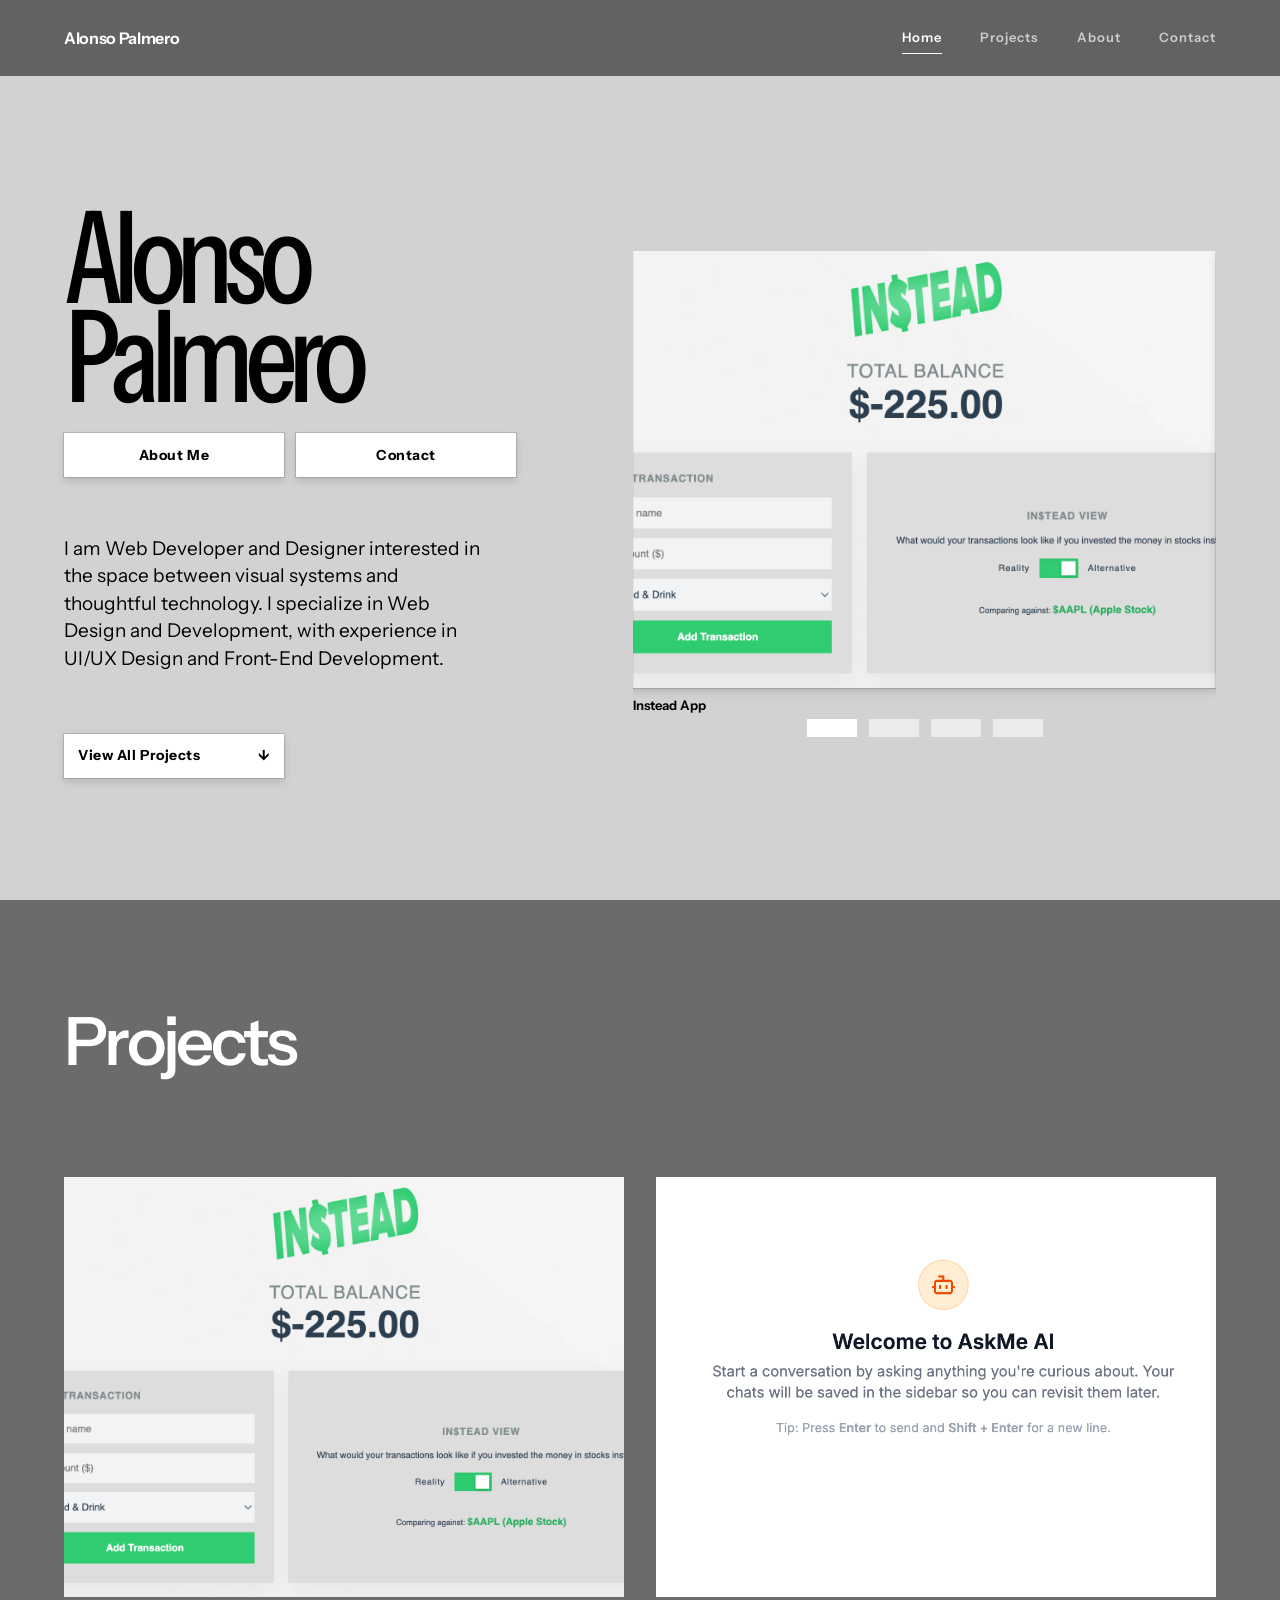
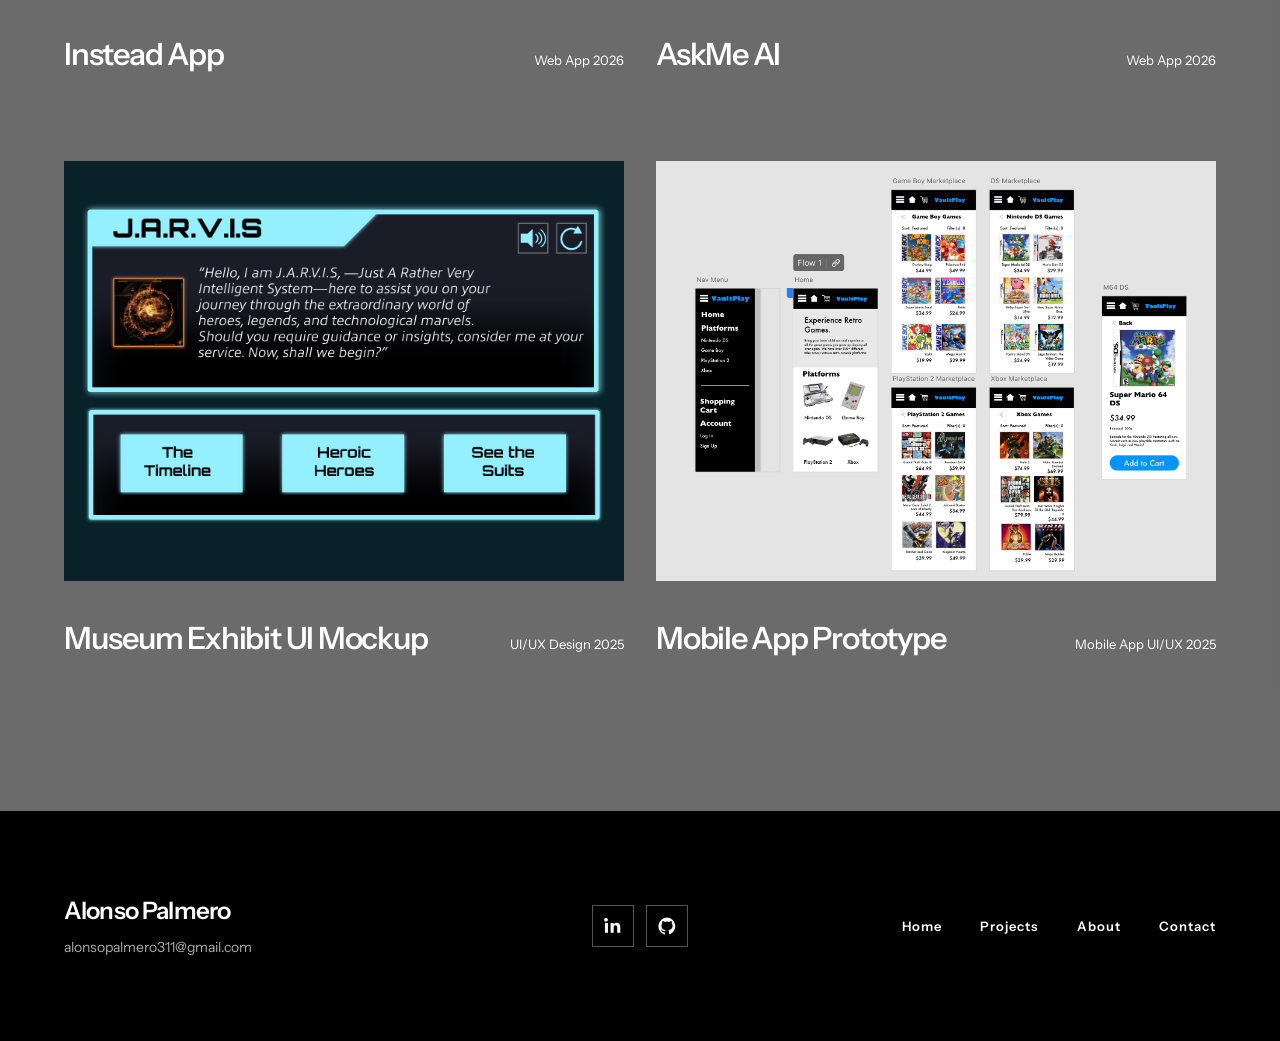
<file: index.html>
<!doctype html>
<html lang="en">
  <head>
    <meta charset="UTF-8" />
    <meta name="viewport" content="width=device-width, initial-scale=1.0" />
    <meta
      name="description"
      content="Portfolio of FirstName LastName, a web developer and designer."
    />
    <title>Alonso Palmero — Web Developer &amp; Designer</title>
    <link
      rel="stylesheet"
      href="https://cdn.jsdelivr.net/npm/@splidejs/splide@4/dist/css/splide.min.css"
    />
    <script src="https://cdn.jsdelivr.net/npm/@splidejs/splide@4/dist/js/splide.min.js"></script>
    <script src="app/app.js" defer></script>
    <link rel="stylesheet" href="css/styles.css" />
  </head>
  <body>
    <header class="site-nav">
      <a class="site-logo" href="index.html">Alonso Palmero</a>
      <nav aria-label="Primary navigation">
        <a class="active" href="index.html">Home</a>
        <a href="index.html#projects">Projects</a>
        <a href="about.html">About</a>
        <a href="contact.html">Contact</a>
      </nav>
    </header>

    <main>
      <section class="hero shell" aria-labelledby="hero-title">
        <div class="hero-layout">
          <div class="hero-content">
            <div class="hero-title-group">
              <h1 id="hero-title">Alonso<br />Palmero</h1>
              <div class="hero-title-links">
                <a class="down-link" href="about.html">About Me</a>
                <a class="down-link" href="contact.html">Contact</a>
              </div>
            </div>
            <div class="hero-intro">
              <p>
                I am Web Developer and Designer interested in the space between
                visual systems and thoughtful technology. I specialize in Web
                Design and Development, with experience in UI/UX Design and
                Front-End Development.
              </p>
            </div>
            <a class="down-link" href="#projects"
              >View All Projects <span>↓</span></a
            >
          </div>

          <div class="splide hero-projects" aria-label="Featured projects">
            <div class="splide__track">
              <ul class="splide__list">
                <li class="splide__slide">
                  <a class="hero-project-card" href="instead-app.html">
                    <img
                      src="./images/instead/instead-thumb.png"
                      alt="Instead App project preview"
                    />
                    <span>Instead App</span>
                  </a>
                </li>
                <li class="splide__slide">
                  <a class="hero-project-card" href="askme-ai-app.html">
                    <img
                      src="./images/askme/askme-thumb.png"
                      alt="AskMe AI project preview"
                    />
                    <span>AskMe AI</span>
                  </a>
                </li>
                <li class="splide__slide">
                  <a class="hero-project-card" href="museum-ui.html">
                    <img
                      src="./images/museum/Home.png"
                      alt="Museum Exhibit UI Mockup project preview"
                    />
                    <span>Museum Exhibit</span>
                  </a>
                </li>
                <li class="splide__slide">
                  <a class="hero-project-card" href="mobile-prototype.html">
                    <img
                      src="./images/app/app-screens.png"
                      alt="Mobile App Prototype project preview"
                    />
                    <span>Mobile App</span>
                  </a>
                </li>
              </ul>
            </div>
          </div>
        </div>
      </section>

      <section
        class="projects-section"
        id="projects"
        aria-labelledby="projects-title"
      >
        <div class="shell">
          <div class="section-heading">
            <h2 id="projects-title">Projects</h2>
          </div>

          <div class="project-grid">
            <a class="project-card" href="instead-app.html">
              <div class="project-image">
                <img
                  src="./images/instead/instead-thumb.png"
                  alt="Minimal gray concrete architecture against a blue sky"
                />
              </div>
              <div class="project-caption">
                <h3>Instead App</h3>
                <p>Web App 2026</p>
              </div>
            </a>

            <a class="project-card" href="askme-ai-app.html">
              <div class="project-image">
                <img
                  src="./images/askme/askme-thumb.png"
                  alt="Geometric detail of a modern building"
                />
              </div>
              <div class="project-caption">
                <h3>AskMe AI</h3>
                <p>Web App 2026</p>
              </div>
            </a>

            <a class="project-card" href="museum-ui.html">
              <div class="project-image">
                <img
                  src="./images/museum/Home.png"
                  alt="Airplane crossing a clear sky above modern architecture"
                />
              </div>
              <div class="project-caption">
                <h3>Museum Exhibit UI Mockup</h3>
                <p>UI/UX Design 2025</p>
              </div>
            </a>

            <a class="project-card" href="mobile-prototype.html">
              <div class="project-image">
                <img
                  src="./images/app/app-screens.png"
                  alt="White concrete building under a vivid blue sky"
                />
              </div>
              <div class="project-caption">
                <h3>Mobile App Prototype</h3>
                <p>Mobile App UI/UX 2025</p>
              </div>
            </a>
          </div>
        </div>
      </section>
    </main>

    <footer class="site-footer">
      <div class="footer-main shell">
        <div>
          <p class="footer-name">Alonso Palmero</p>
          <a href="mailto:alonsopalmero311@gmail.com"
            >alonsopalmero311@gmail.com</a
          >
        </div>

        <div class="social-links" aria-label="Social links">
          <a
            aria-label="LinkedIn"
            target="_blank"
            href="https://www.linkedin.com/in/alonso-palmero/"
          >
            <svg viewBox="0 0 24 24" aria-hidden="true">
              <path
                d="M5.3 7.9H1.2V21h4.1V7.9ZM3.3 1.4A2.4 2.4 0 1 0 3.3 6a2.4 2.4 0 0 0 0-4.7ZM21.8 13.5c0-4-2.1-5.9-5-5.9a4.3 4.3 0 0 0-3.9 2.1V7.9H8.8V21h4.1v-6.5c0-1.7.3-3.4 2.5-3.4 2.2 0 2.2 2 2.2 3.5V21h4.1l.1-7.5Z"
              />
            </svg>
          </a>
          <a
            aria-label="GitHub"
            target="_blank"
            href="https://github.com/AP-1132"
          >
            <svg viewBox="0 0 24 24" aria-hidden="true">
              <path
                d="M12 .8a11.5 11.5 0 0 0-3.6 22.4c.6.1.8-.2.8-.5v-2.2c-3.3.7-4-1.4-4-1.4-.5-1.4-1.3-1.8-1.3-1.8-1.1-.7.1-.7.1-.7 1.2.1 1.8 1.2 1.8 1.2 1.1 1.8 2.8 1.3 3.5 1 .1-.8.4-1.3.8-1.6-2.7-.3-5.5-1.3-5.5-5.7 0-1.3.5-2.3 1.2-3.1-.1-.3-.5-1.5.1-3.1 0 0 1-.3 3.2 1.2a11 11 0 0 1 5.8 0c2.2-1.5 3.2-1.2 3.2-1.2.6 1.6.2 2.8.1 3.1.8.8 1.2 1.8 1.2 3.1 0 4.4-2.8 5.4-5.5 5.7.4.4.8 1.1.8 2.2v3.2c0 .3.2.6.8.5A11.5 11.5 0 0 0 12 .8Z"
              />
            </svg>
          </a>
        </div>
        <nav class="footer-nav" aria-label="Footer navigation">
          <a href="index.html">Home</a>
          <a href="index.html#projects">Projects</a>
          <a href="about.html">About</a>
          <a href="contact.html">Contact</a>
        </nav>
      </div>
    </footer>
  </body>
</html>
</file>
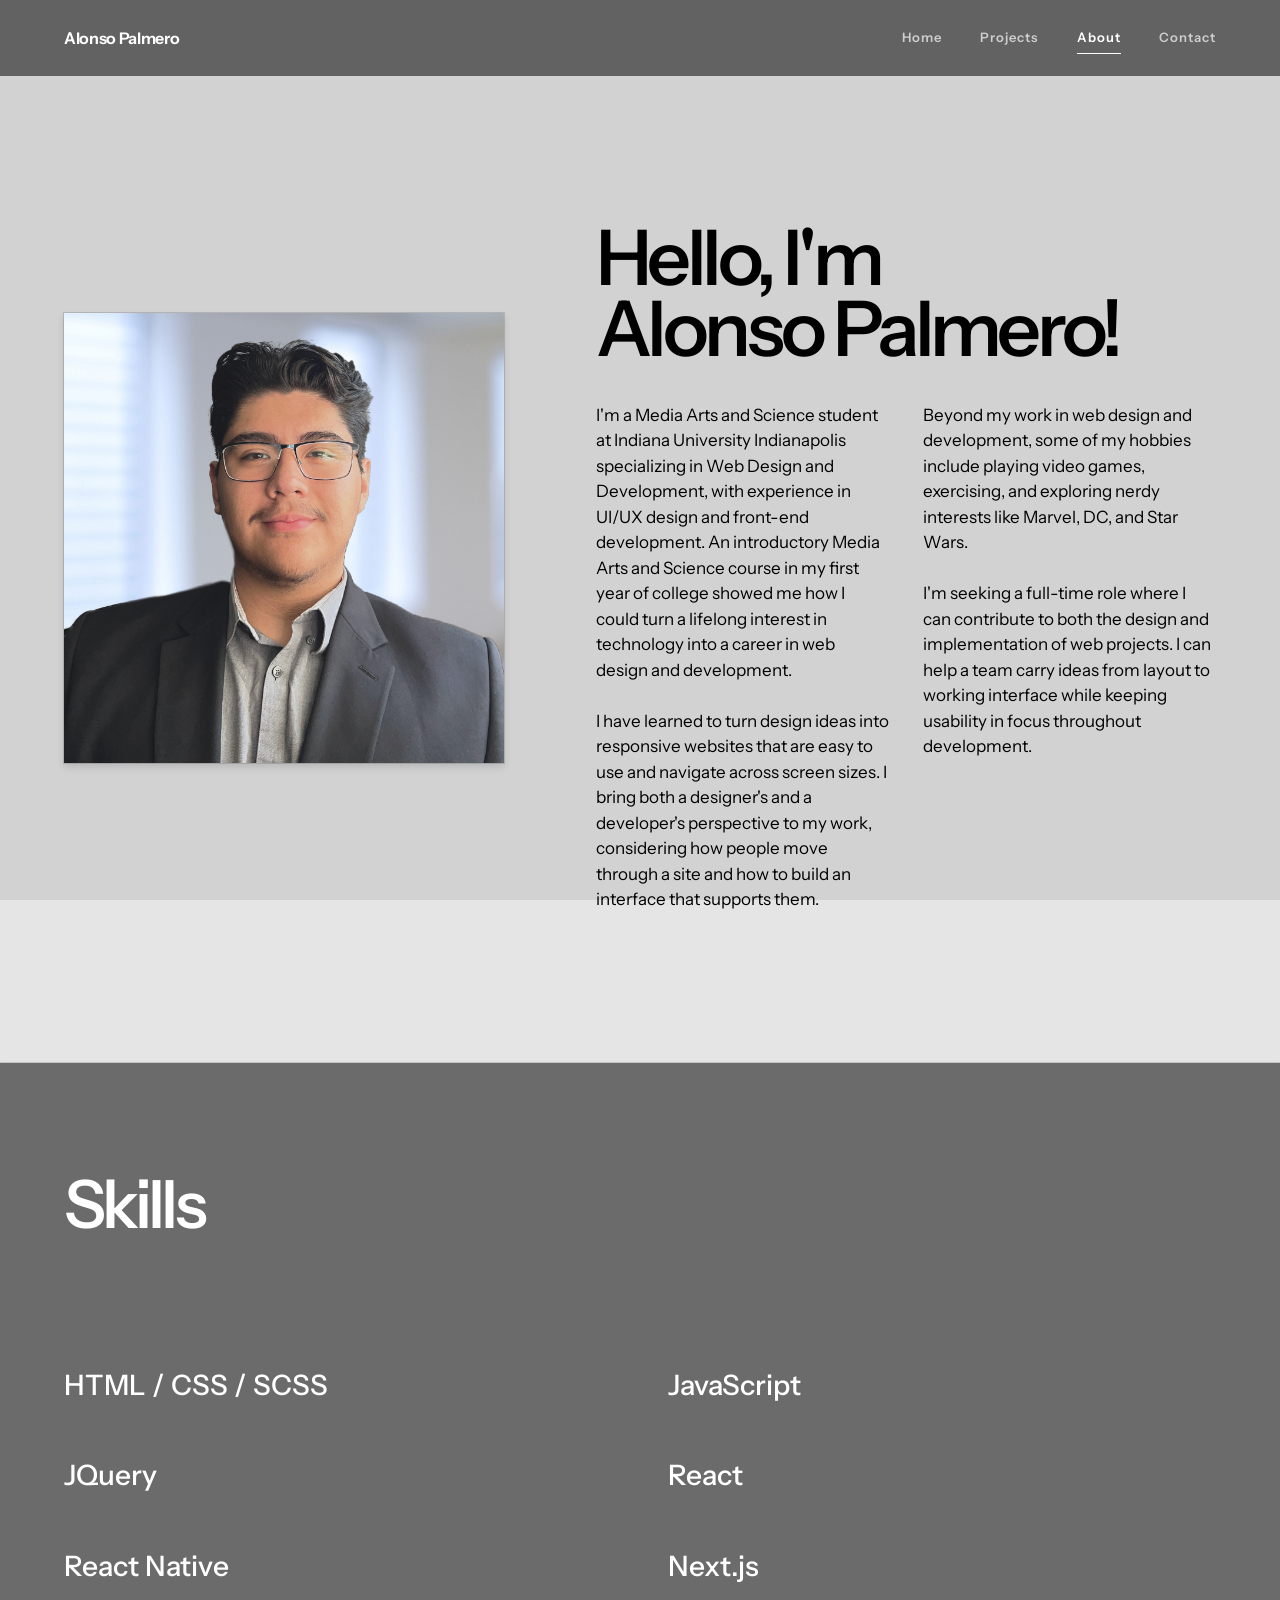
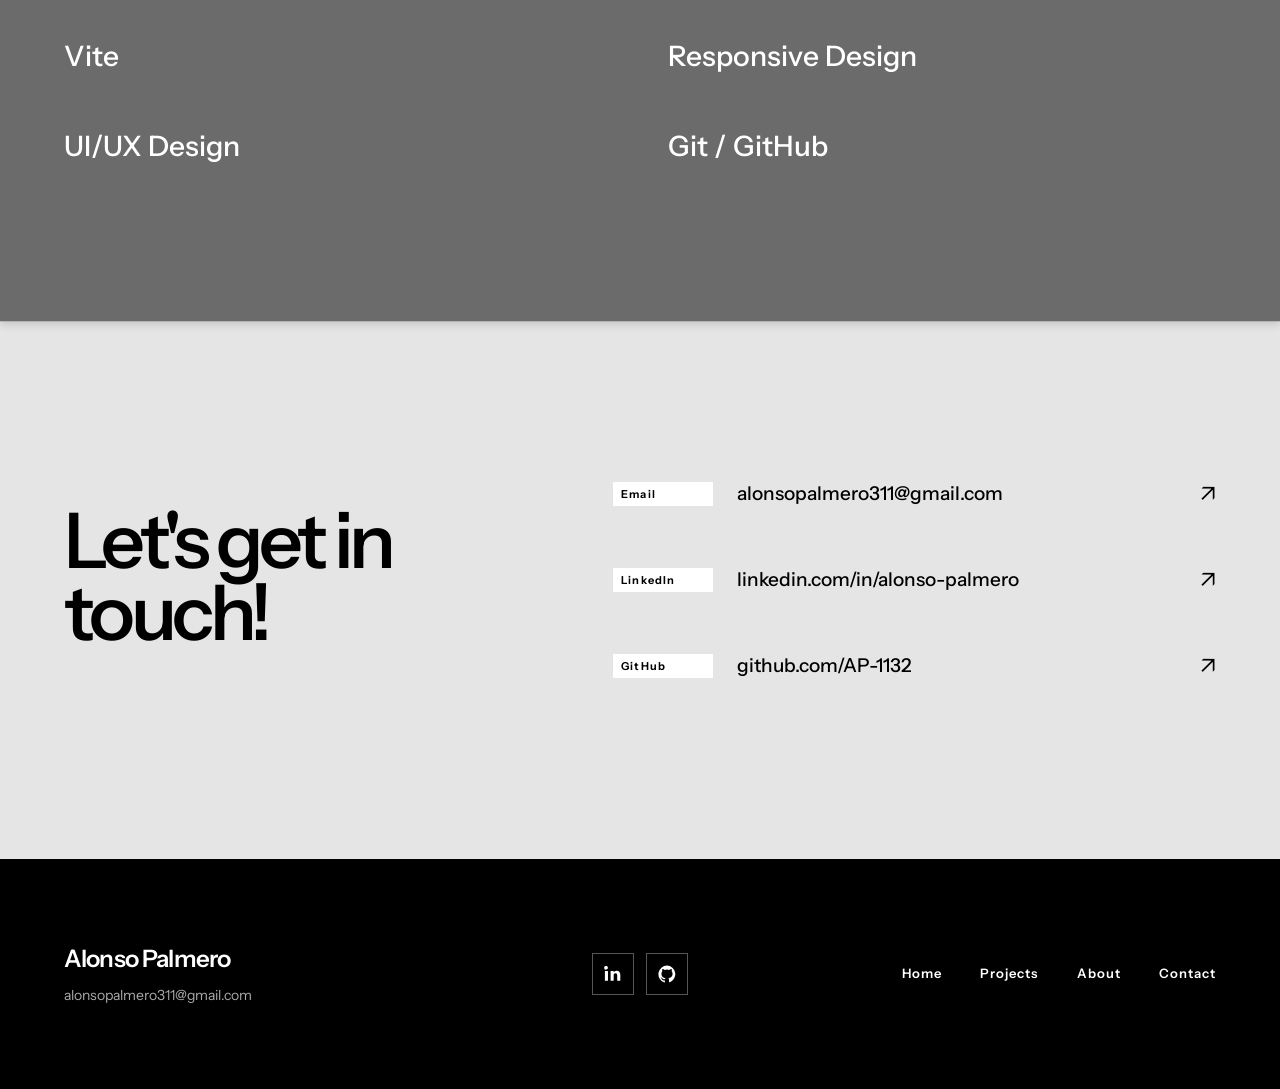
<file: about.html>
<!doctype html>
<html lang="en">
  <head>
    <meta charset="UTF-8" />
    <meta name="viewport" content="width=device-width, initial-scale=1.0" />
    <meta
      name="description"
      content="About and contact information for Alonso Palmero."
    />
    <title>About / Contact — Alonso Palmero</title>
    <link rel="stylesheet" href="css/styles.css" />
  </head>
  <body>
    <header class="site-nav">
      <a class="site-logo" href="index.html">Alonso Palmero</a>
      <nav aria-label="Primary navigation">
        <a href="index.html">Home</a>
        <a href="index.html#projects">Projects</a>
        <a class="active" href="about.html">About</a>
        <a href="contact.html">Contact</a>
      </nav>
    </header>

    <main>
      <section class="about-section shell" aria-labelledby="about-title">
        <figure class="portrait">
          <img
            src="./images/misc/headshot.png"
            alt="Placeholder professional portrait"
          />
        </figure>
        <div class="about-copy">
          <h2 id="about-title">Hello, I'm<br />Alonso Palmero!</h2>
          <div class="two-column-copy">
            <p>
              I'm a Media Arts and Science student at Indiana University
              Indianapolis specializing in Web Design and Development, with
              experience in UI/UX design and front-end development. An
              introductory Media Arts and Science course in my first year of
              college showed me how I could turn a lifelong interest in
              technology into a career in web design and development.<br /><br />
              I have learned to turn design ideas into responsive websites that
              are easy to use and navigate across screen sizes. I bring both a
              designer's and a developer's perspective to my work, considering
              how people move through a site and how to build an interface that
              supports them.
            </p>
            <p>
              Beyond my work in web design and development, some of my hobbies
              include playing video games, exercising, and exploring nerdy
              interests like Marvel, DC, and Star Wars.<br /><br />
              I'm seeking a full-time role where I can contribute to both the
              design and implementation of web projects. I can help a team carry
              ideas from layout to working interface while keeping usability in
              focus throughout development.
            </p>
          </div>
        </div>
      </section>

      <section class="skills-section">
        <div class="shell">
          <div class="section-heading compact">
            <h2>Skills</h2>
          </div>
          <ul class="skills-list">
            <li>HTML / CSS / SCSS</li>
            <li>JavaScript</li>
            <li>JQuery</li>
            <li>React</li>
            <li>React Native</li>
            <li>Next.js</li>
            <li>Vite</li>
            <li>Responsive Design</li>
            <li>UI/UX Design</li>
            <li>Git / GitHub</li>
          </ul>
        </div>
      </section>

      <section
        class="contact-section shell"
        id="contact"
        aria-labelledby="contact-title"
      >
        <div>
          <h2 id="contact-title">Let's get in touch!</h2>
        </div>
        <div class="contact-list">
          <a href="mailto:alonsopalmero311@gmail.com">
            <span>Email</span>
            <strong>alonsopalmero311@gmail.com</strong>
            <b aria-hidden="true">↗</b>
          </a>
          <a
            href="https://www.linkedin.com/in/alonso-palmero/"
            target="_blank"
            rel="noopener noreferrer"
          >
            <span>LinkedIn</span>
            <strong>linkedin.com/in/alonso-palmero</strong>
            <b aria-hidden="true">↗</b>
          </a>
          <a
            href="https://github.com/AP-1132"
            target="_blank"
            rel="noopener noreferrer"
          >
            <span>GitHub</span>
            <strong>github.com/AP-1132</strong>
            <b aria-hidden="true">↗</b>
          </a>
        </div>
      </section>
    </main>

    <footer class="site-footer">
      <div class="footer-main shell">
        <div>
          <p class="footer-name">Alonso Palmero</p>
          <a href="mailto:alonsopalmero311@gmail.com"
            >alonsopalmero311@gmail.com</a
          >
        </div>

        <div class="social-links" aria-label="Social links">
          <a
            aria-label="LinkedIn"
            target="_blank"
            href="https://www.linkedin.com/in/alonso-palmero/"
          >
            <svg viewBox="0 0 24 24" aria-hidden="true">
              <path
                d="M5.3 7.9H1.2V21h4.1V7.9ZM3.3 1.4A2.4 2.4 0 1 0 3.3 6a2.4 2.4 0 0 0 0-4.7ZM21.8 13.5c0-4-2.1-5.9-5-5.9a4.3 4.3 0 0 0-3.9 2.1V7.9H8.8V21h4.1v-6.5c0-1.7.3-3.4 2.5-3.4 2.2 0 2.2 2 2.2 3.5V21h4.1l.1-7.5Z"
              />
            </svg>
          </a>
          <a
            aria-label="GitHub"
            target="_blank"
            href="https://github.com/AP-1132"
          >
            <svg viewBox="0 0 24 24" aria-hidden="true">
              <path
                d="M12 .8a11.5 11.5 0 0 0-3.6 22.4c.6.1.8-.2.8-.5v-2.2c-3.3.7-4-1.4-4-1.4-.5-1.4-1.3-1.8-1.3-1.8-1.1-.7.1-.7.1-.7 1.2.1 1.8 1.2 1.8 1.2 1.1 1.8 2.8 1.3 3.5 1 .1-.8.4-1.3.8-1.6-2.7-.3-5.5-1.3-5.5-5.7 0-1.3.5-2.3 1.2-3.1-.1-.3-.5-1.5.1-3.1 0 0 1-.3 3.2 1.2a11 11 0 0 1 5.8 0c2.2-1.5 3.2-1.2 3.2-1.2.6 1.6.2 2.8.1 3.1.8.8 1.2 1.8 1.2 3.1 0 4.4-2.8 5.4-5.5 5.7.4.4.8 1.1.8 2.2v3.2c0 .3.2.6.8.5A11.5 11.5 0 0 0 12 .8Z"
              />
            </svg>
          </a>
        </div>
        <nav class="footer-nav" aria-label="Footer navigation">
          <a href="index.html">Home</a>
          <a href="index.html#projects">Projects</a>
          <a href="about.html">About</a>
          <a href="contact.html">Contact</a>
        </nav>
      </div>
    </footer>
  </body>
</html>
</file>
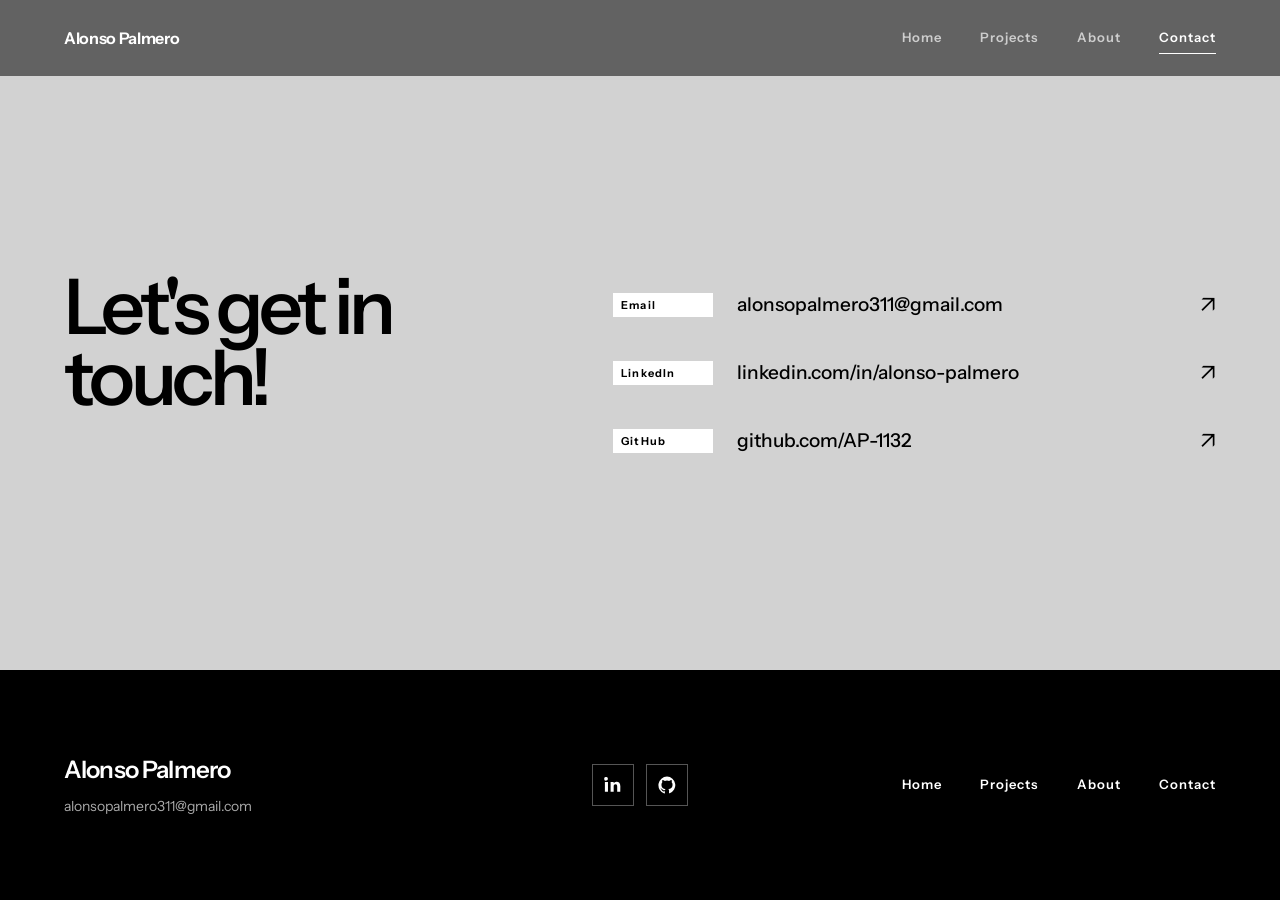
<file: contact.html>
<!doctype html>
<html lang="en">
  <head>
    <meta charset="UTF-8" />
    <meta name="viewport" content="width=device-width, initial-scale=1.0" />
    <meta
      name="description"
      content="About and contact information for Alonso Palmero."
    />
    <title>About / Contact — Alonso Palmero</title>
    <link rel="stylesheet" href="css/styles.css" />
  </head>
  <body class="contact-page">
    <header class="site-nav">
      <a class="site-logo" href="index.html">Alonso Palmero</a>
      <nav aria-label="Primary navigation">
        <a href="index.html">Home</a>
        <a href="index.html#projects">Projects</a>
        <a href="about.html">About</a>
        <a class="active" href="contact.html">Contact</a>
      </nav>
    </header>

    <main>
      <section
        class="contact-section shell"
        id="contact"
        aria-labelledby="contact-title"
      >
        <div>
          <h2 id="contact-title">Let's get in touch!</h2>
        </div>
        <div class="contact-list">
          <a href="mailto:alonsopalmero311@gmail.com">
            <span>Email</span>
            <strong>alonsopalmero311@gmail.com</strong>
            <b aria-hidden="true">↗</b>
          </a>
          <a
            href="https://www.linkedin.com/in/alonso-palmero/"
            target="_blank"
            rel="noopener noreferrer"
          >
            <span>LinkedIn</span>
            <strong>linkedin.com/in/alonso-palmero</strong>
            <b aria-hidden="true">↗</b>
          </a>
          <a
            href="https://github.com/AP-1132"
            target="_blank"
            rel="noopener noreferrer"
          >
            <span>GitHub</span>
            <strong>github.com/AP-1132</strong>
            <b aria-hidden="true">↗</b>
          </a>
        </div>
      </section>
    </main>

    <footer class="site-footer">
      <div class="footer-main shell">
        <div>
          <p class="footer-name">Alonso Palmero</p>
          <a href="mailto:alonsopalmero311@gmail.com"
            >alonsopalmero311@gmail.com</a
          >
        </div>

        <div class="social-links" aria-label="Social links">
          <a
            aria-label="LinkedIn"
            target="_blank"
            href="https://www.linkedin.com/in/alonso-palmero/"
          >
            <svg viewBox="0 0 24 24" aria-hidden="true">
              <path
                d="M5.3 7.9H1.2V21h4.1V7.9ZM3.3 1.4A2.4 2.4 0 1 0 3.3 6a2.4 2.4 0 0 0 0-4.7ZM21.8 13.5c0-4-2.1-5.9-5-5.9a4.3 4.3 0 0 0-3.9 2.1V7.9H8.8V21h4.1v-6.5c0-1.7.3-3.4 2.5-3.4 2.2 0 2.2 2 2.2 3.5V21h4.1l.1-7.5Z"
              />
            </svg>
          </a>
          <a
            aria-label="GitHub"
            target="_blank"
            href="https://github.com/AP-1132"
          >
            <svg viewBox="0 0 24 24" aria-hidden="true">
              <path
                d="M12 .8a11.5 11.5 0 0 0-3.6 22.4c.6.1.8-.2.8-.5v-2.2c-3.3.7-4-1.4-4-1.4-.5-1.4-1.3-1.8-1.3-1.8-1.1-.7.1-.7.1-.7 1.2.1 1.8 1.2 1.8 1.2 1.1 1.8 2.8 1.3 3.5 1 .1-.8.4-1.3.8-1.6-2.7-.3-5.5-1.3-5.5-5.7 0-1.3.5-2.3 1.2-3.1-.1-.3-.5-1.5.1-3.1 0 0 1-.3 3.2 1.2a11 11 0 0 1 5.8 0c2.2-1.5 3.2-1.2 3.2-1.2.6 1.6.2 2.8.1 3.1.8.8 1.2 1.8 1.2 3.1 0 4.4-2.8 5.4-5.5 5.7.4.4.8 1.1.8 2.2v3.2c0 .3.2.6.8.5A11.5 11.5 0 0 0 12 .8Z"
              />
            </svg>
          </a>
        </div>
        <nav class="footer-nav" aria-label="Footer navigation">
          <a href="index.html">Home</a>
          <a href="index.html#projects">Projects</a>
          <a href="about.html">About</a>
          <a href="contact.html">Contact</a>
        </nav>
      </div>
    </footer>
  </body>
</html>
</file>
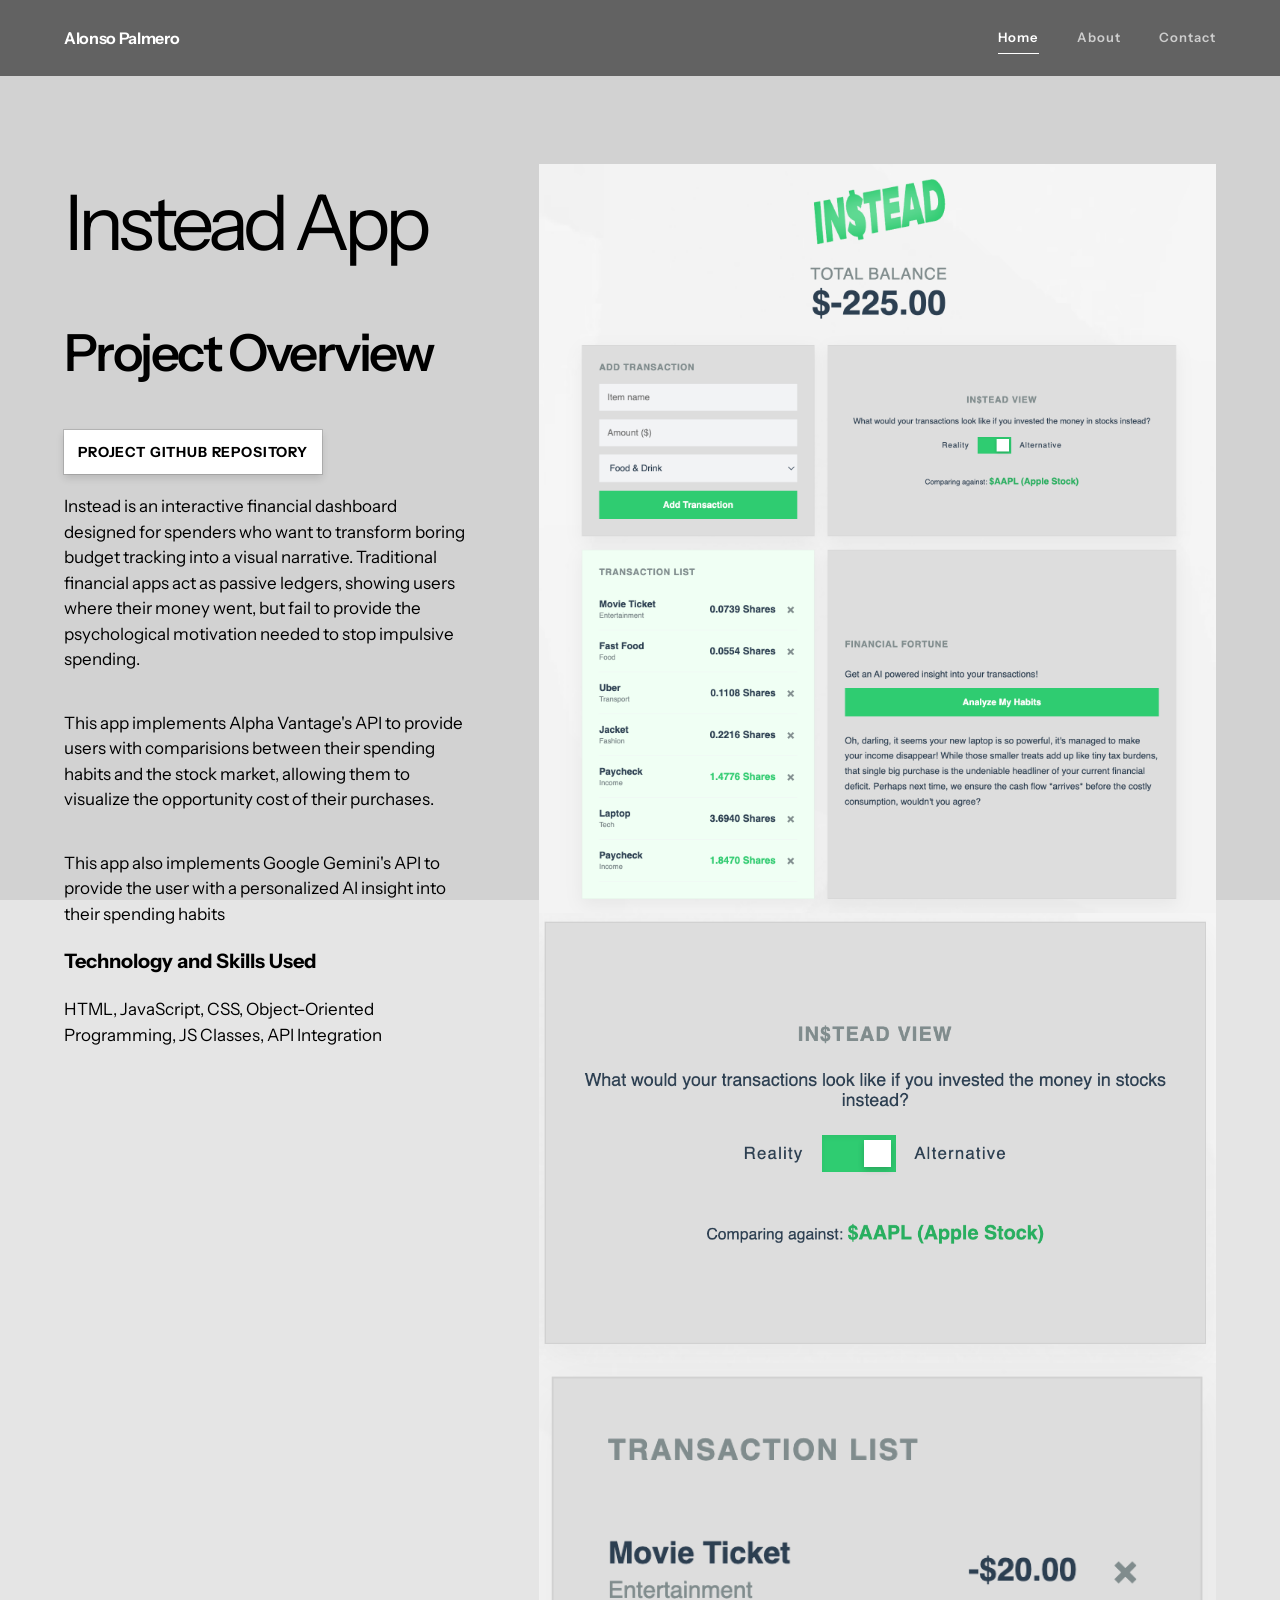
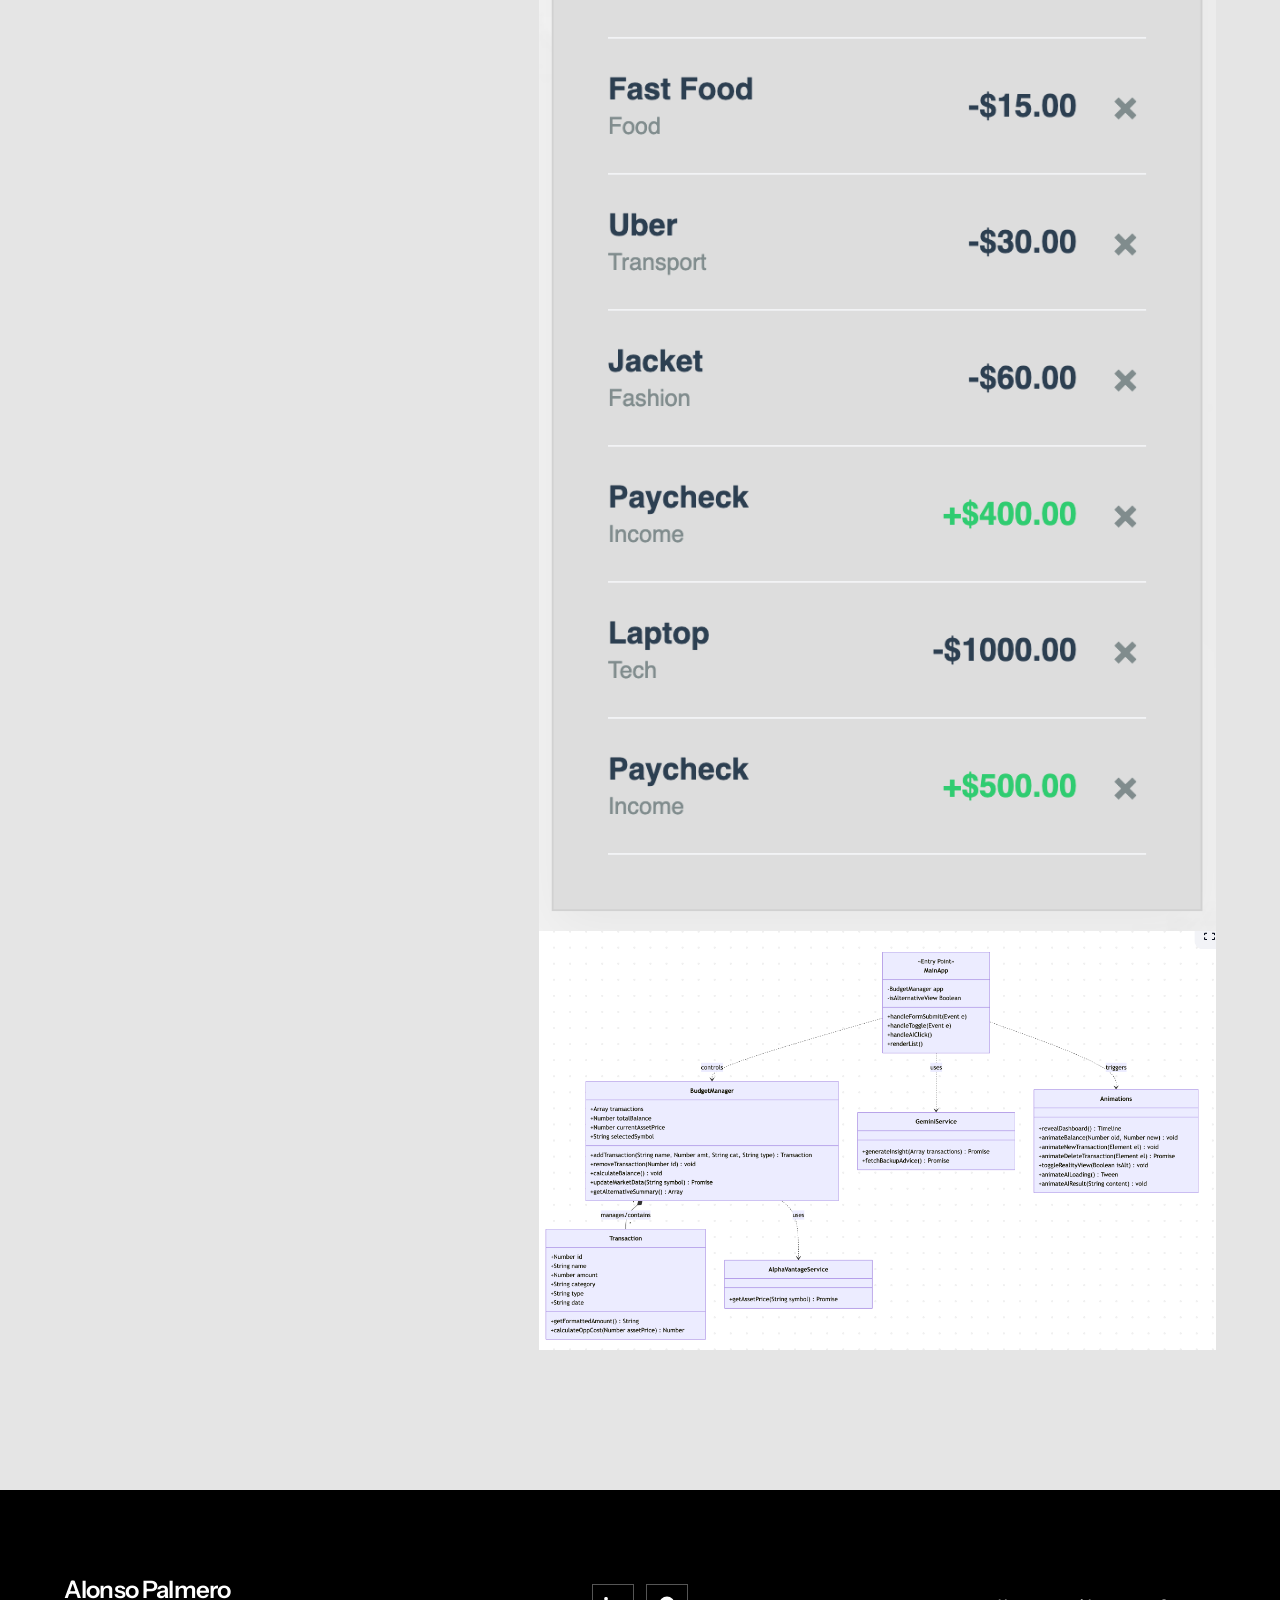
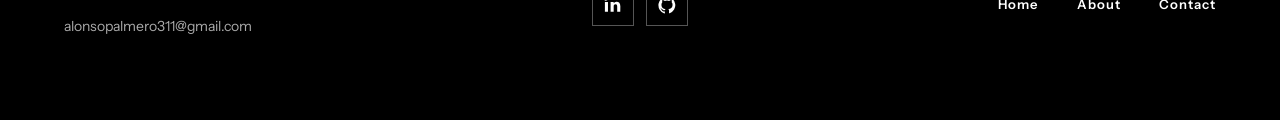
<file: project1.html>
<!doctype html>
<html lang="en">
  <head>
    <meta charset="UTF-8" />
    <meta name="viewport" content="width=device-width, initial-scale=1.0" />
    <meta name="description" content="Instead App by Alonso Palmero." />
    <title>Instead App — Alonso Palmero</title>
    <link rel="stylesheet" href="css/styles.css" />
  </head>
  <body>
    <header class="site-nav">
      <a class="site-logo" href="index.html">Alonso Palmero</a>
      <nav aria-label="Primary navigation">
        <a class="active" href="index.html">Home</a>
        <a href="about.html">About</a>
        <a href="about.html#contact">Contact</a>
      </nav>
    </header>

    <main class="simple-project">
      <header class="simple-project-header shell">
        <h1>Instead App</h1>
      </header>

      <div class="simple-project-grid-large shell">
        <img
          src="./images/instead/fullscreen-view.png"
          alt="Minimal gray concrete architecture against a blue sky"
        />
        <img
          src="./images/instead/reality-toggle.png"
          alt="Geometric detail of a modern building"
        />
        <img
          src="./images/instead/transaction-list.png"
          alt="Patterned facade of a high-rise building"
        />
        <img
          src="./images/instead/diagram.png"
          alt="Airplane crossing the sky above modern architecture"
        />
      </div>

      <section
        class="simple-project-text shell"
        aria-labelledby="project-text-title"
      >
        <div class="project-text-header">
          <h2 id="project-text-title">Project Overview</h2>
          <a
            class="section-index"
            href="https://github.com/AP-1132/instead-app"
            target="_blank"
            >Project GitHub Repository</a
          >
          <p>
            Instead is an interactive financial dashboard designed for spenders
            who want to transform boring budget tracking into a visual
            narrative. Traditional financial apps act as passive ledgers,
            showing users where their money went, but fail to provide the
            psychological motivation needed to stop impulsive spending.
          </p>
          <p>
            This app implements Alpha Vantage's API to provide users with
            comparisions between their spending habits and the stock market,
            allowing them to visualize the opportunity cost of their purchases.
          </p>
          <p>
            This app also implements Google Gemini's API to provide the user
            with a personalized AI insight into their spending habits
          </p>
          <h3>Technology and Skills Used</h3>
          <p>
            HTML, JavaScript, CSS, Object-Oriented Programming, JS Classes, API
            Integration
          </p>
        </div>
      </section>
    </main>

    <footer class="site-footer">
      <div class="footer-main shell">
        <div>
          <p class="footer-name">Alonso Palmero</p>
          <a href="mailto:alonsopalmero311@gmail.com"
            >alonsopalmero311@gmail.com</a
          >
        </div>

        <div class="social-links" aria-label="Social links">
          <a
            aria-label="LinkedIn"
            target="_blank"
            href="https://www.linkedin.com/in/alonso-palmero/"
          >
            <svg viewBox="0 0 24 24" aria-hidden="true">
              <path
                d="M5.3 7.9H1.2V21h4.1V7.9ZM3.3 1.4A2.4 2.4 0 1 0 3.3 6a2.4 2.4 0 0 0 0-4.7ZM21.8 13.5c0-4-2.1-5.9-5-5.9a4.3 4.3 0 0 0-3.9 2.1V7.9H8.8V21h4.1v-6.5c0-1.7.3-3.4 2.5-3.4 2.2 0 2.2 2 2.2 3.5V21h4.1l.1-7.5Z"
              />
            </svg>
          </a>
          <a
            aria-label="GitHub"
            target="_blank"
            href="https://github.com/AP-1132"
          >
            <svg viewBox="0 0 24 24" aria-hidden="true">
              <path
                d="M12 .8a11.5 11.5 0 0 0-3.6 22.4c.6.1.8-.2.8-.5v-2.2c-3.3.7-4-1.4-4-1.4-.5-1.4-1.3-1.8-1.3-1.8-1.1-.7.1-.7.1-.7 1.2.1 1.8 1.2 1.8 1.2 1.1 1.8 2.8 1.3 3.5 1 .1-.8.4-1.3.8-1.6-2.7-.3-5.5-1.3-5.5-5.7 0-1.3.5-2.3 1.2-3.1-.1-.3-.5-1.5.1-3.1 0 0 1-.3 3.2 1.2a11 11 0 0 1 5.8 0c2.2-1.5 3.2-1.2 3.2-1.2.6 1.6.2 2.8.1 3.1.8.8 1.2 1.8 1.2 3.1 0 4.4-2.8 5.4-5.5 5.7.4.4.8 1.1.8 2.2v3.2c0 .3.2.6.8.5A11.5 11.5 0 0 0 12 .8Z"
              />
            </svg>
          </a>
        </div>
        <nav class="footer-nav" aria-label="Footer navigation">
          <a href="index.html">Home</a>
          <a href="about.html">About</a>
          <a href="about.html#contact">Contact</a>
        </nav>
      </div>
    </footer>
  </body>
</html>
</file>
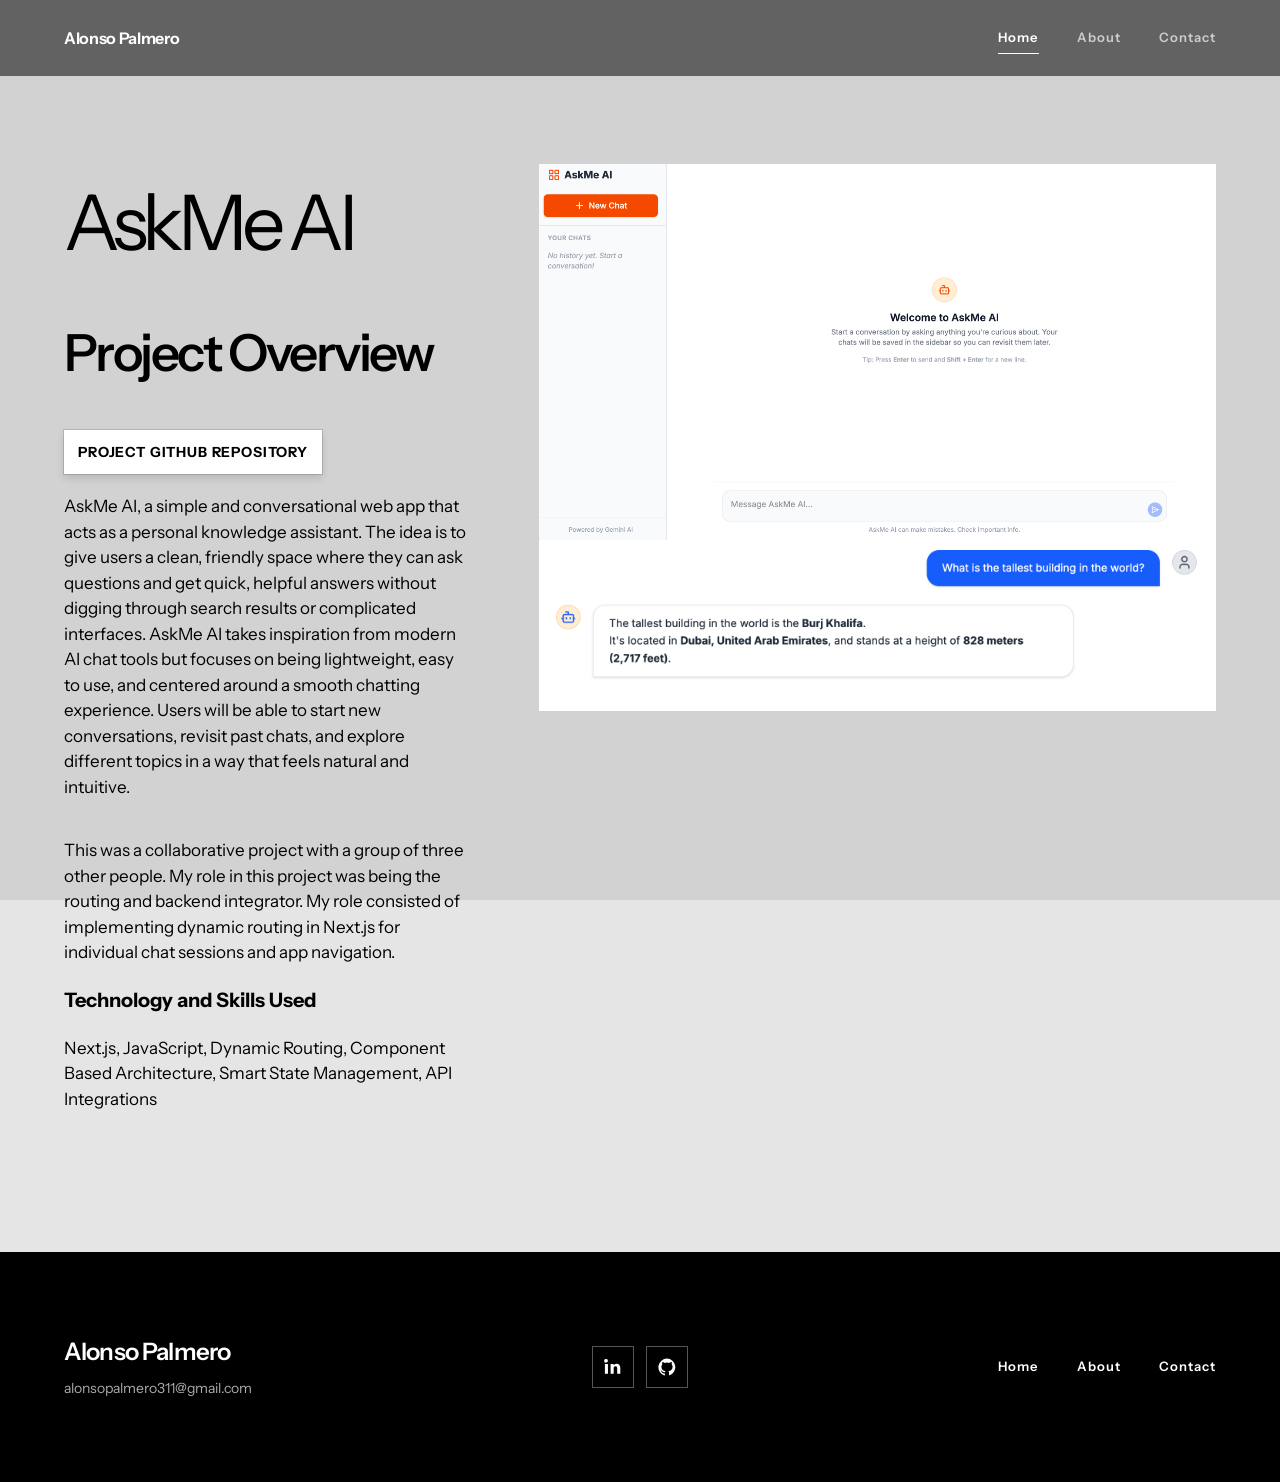
<file: project2.html>
<!doctype html>
<html lang="en">
  <head>
    <meta charset="UTF-8" />
    <meta name="viewport" content="width=device-width, initial-scale=1.0" />
    <meta name="description" content="AskMe AI by Alonso Palmero." />
    <title>AskMe AI — Alonso Palmero</title>
    <link rel="stylesheet" href="css/styles.css" />
  </head>
  <body>
    <header class="site-nav">
      <a class="site-logo" href="index.html">Alonso Palmero</a>
      <nav aria-label="Primary navigation">
        <a class="active" href="index.html">Home</a>
        <a href="about.html">About</a>
        <a href="about.html#contact">Contact</a>
      </nav>
    </header>

    <main class="simple-project">
      <header class="simple-project-header shell">
        <h1>AskMe AI</h1>
      </header>

      <div class="simple-project-grid-large shell">
        <img
          src="./images/askme/askme-screen.png"
          alt="Minimal gray concrete architecture against a blue sky"
        />
        <img
          src="./images/askme/askme-chat.png"
          alt="Geometric detail of a modern building"
        />
      </div>

      <section
        class="simple-project-text shell"
        aria-labelledby="project-text-title"
      >
        <div class="project-text-header">
          <h2 id="project-text-title">Project Overview</h2>
          <a
            class="section-index"
            href="https://github.com/AP-1132/ask-me-ai-n317final"
            target="_blank"
            >Project GitHub Repository</a
          >
          <p>
            AskMe AI, a simple and conversational web app that acts as a
            personal knowledge assistant. The idea is to give users a clean,
            friendly space where they can ask questions and get quick, helpful
            answers without digging through search results or complicated
            interfaces. AskMe AI takes inspiration from modern AI chat tools but
            focuses on being lightweight, easy to use, and centered around a
            smooth chatting experience. Users will be able to start new
            conversations, revisit past chats, and explore different topics in a
            way that feels natural and intuitive.
          </p>
          <p>
            This was a collaborative project with a group of three other people.
            My role in this project was being the routing and backend
            integrator. My role consisted of implementing dynamic routing in
            Next.js for individual chat sessions and app navigation.
          </p>
          <h3>Technology and Skills Used</h3>
          <p>
            Next.js, JavaScript, Dynamic Routing, Component Based Architecture,
            Smart State Management, API Integrations
          </p>
        </div>
      </section>
    </main>

    <footer class="site-footer">
      <div class="footer-main shell">
        <div>
          <p class="footer-name">Alonso Palmero</p>
          <a href="mailto:alonsopalmero311@gmail.com"
            >alonsopalmero311@gmail.com</a
          >
        </div>

        <div class="social-links" aria-label="Social links">
          <a
            aria-label="LinkedIn"
            target="_blank"
            href="https://www.linkedin.com/in/alonso-palmero/"
          >
            <svg viewBox="0 0 24 24" aria-hidden="true">
              <path
                d="M5.3 7.9H1.2V21h4.1V7.9ZM3.3 1.4A2.4 2.4 0 1 0 3.3 6a2.4 2.4 0 0 0 0-4.7ZM21.8 13.5c0-4-2.1-5.9-5-5.9a4.3 4.3 0 0 0-3.9 2.1V7.9H8.8V21h4.1v-6.5c0-1.7.3-3.4 2.5-3.4 2.2 0 2.2 2 2.2 3.5V21h4.1l.1-7.5Z"
              />
            </svg>
          </a>
          <a
            aria-label="GitHub"
            target="_blank"
            href="https://github.com/AP-1132"
          >
            <svg viewBox="0 0 24 24" aria-hidden="true">
              <path
                d="M12 .8a11.5 11.5 0 0 0-3.6 22.4c.6.1.8-.2.8-.5v-2.2c-3.3.7-4-1.4-4-1.4-.5-1.4-1.3-1.8-1.3-1.8-1.1-.7.1-.7.1-.7 1.2.1 1.8 1.2 1.8 1.2 1.1 1.8 2.8 1.3 3.5 1 .1-.8.4-1.3.8-1.6-2.7-.3-5.5-1.3-5.5-5.7 0-1.3.5-2.3 1.2-3.1-.1-.3-.5-1.5.1-3.1 0 0 1-.3 3.2 1.2a11 11 0 0 1 5.8 0c2.2-1.5 3.2-1.2 3.2-1.2.6 1.6.2 2.8.1 3.1.8.8 1.2 1.8 1.2 3.1 0 4.4-2.8 5.4-5.5 5.7.4.4.8 1.1.8 2.2v3.2c0 .3.2.6.8.5A11.5 11.5 0 0 0 12 .8Z"
              />
            </svg>
          </a>
        </div>
        <nav class="footer-nav" aria-label="Footer navigation">
          <a href="index.html">Home</a>
          <a href="about.html">About</a>
          <a href="about.html#contact">Contact</a>
        </nav>
      </div>
    </footer>
  </body>
</html>
</file>
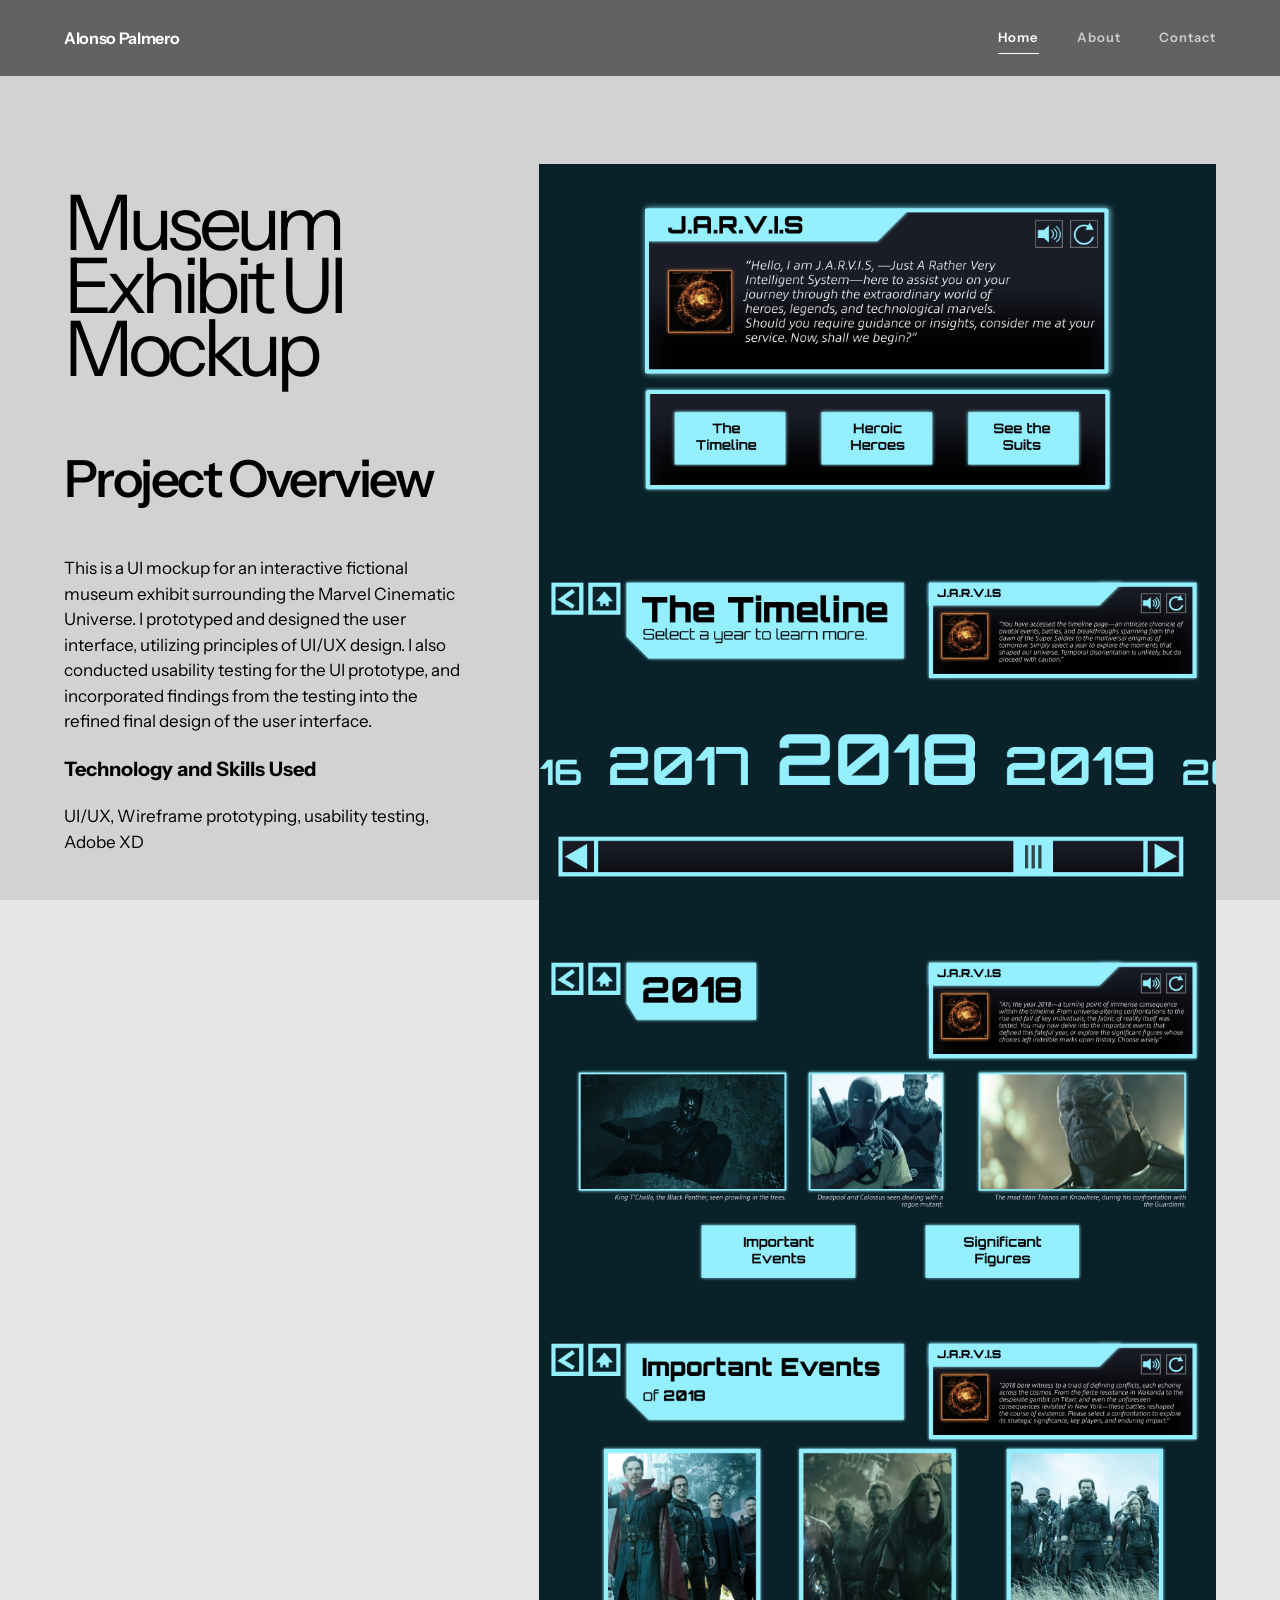
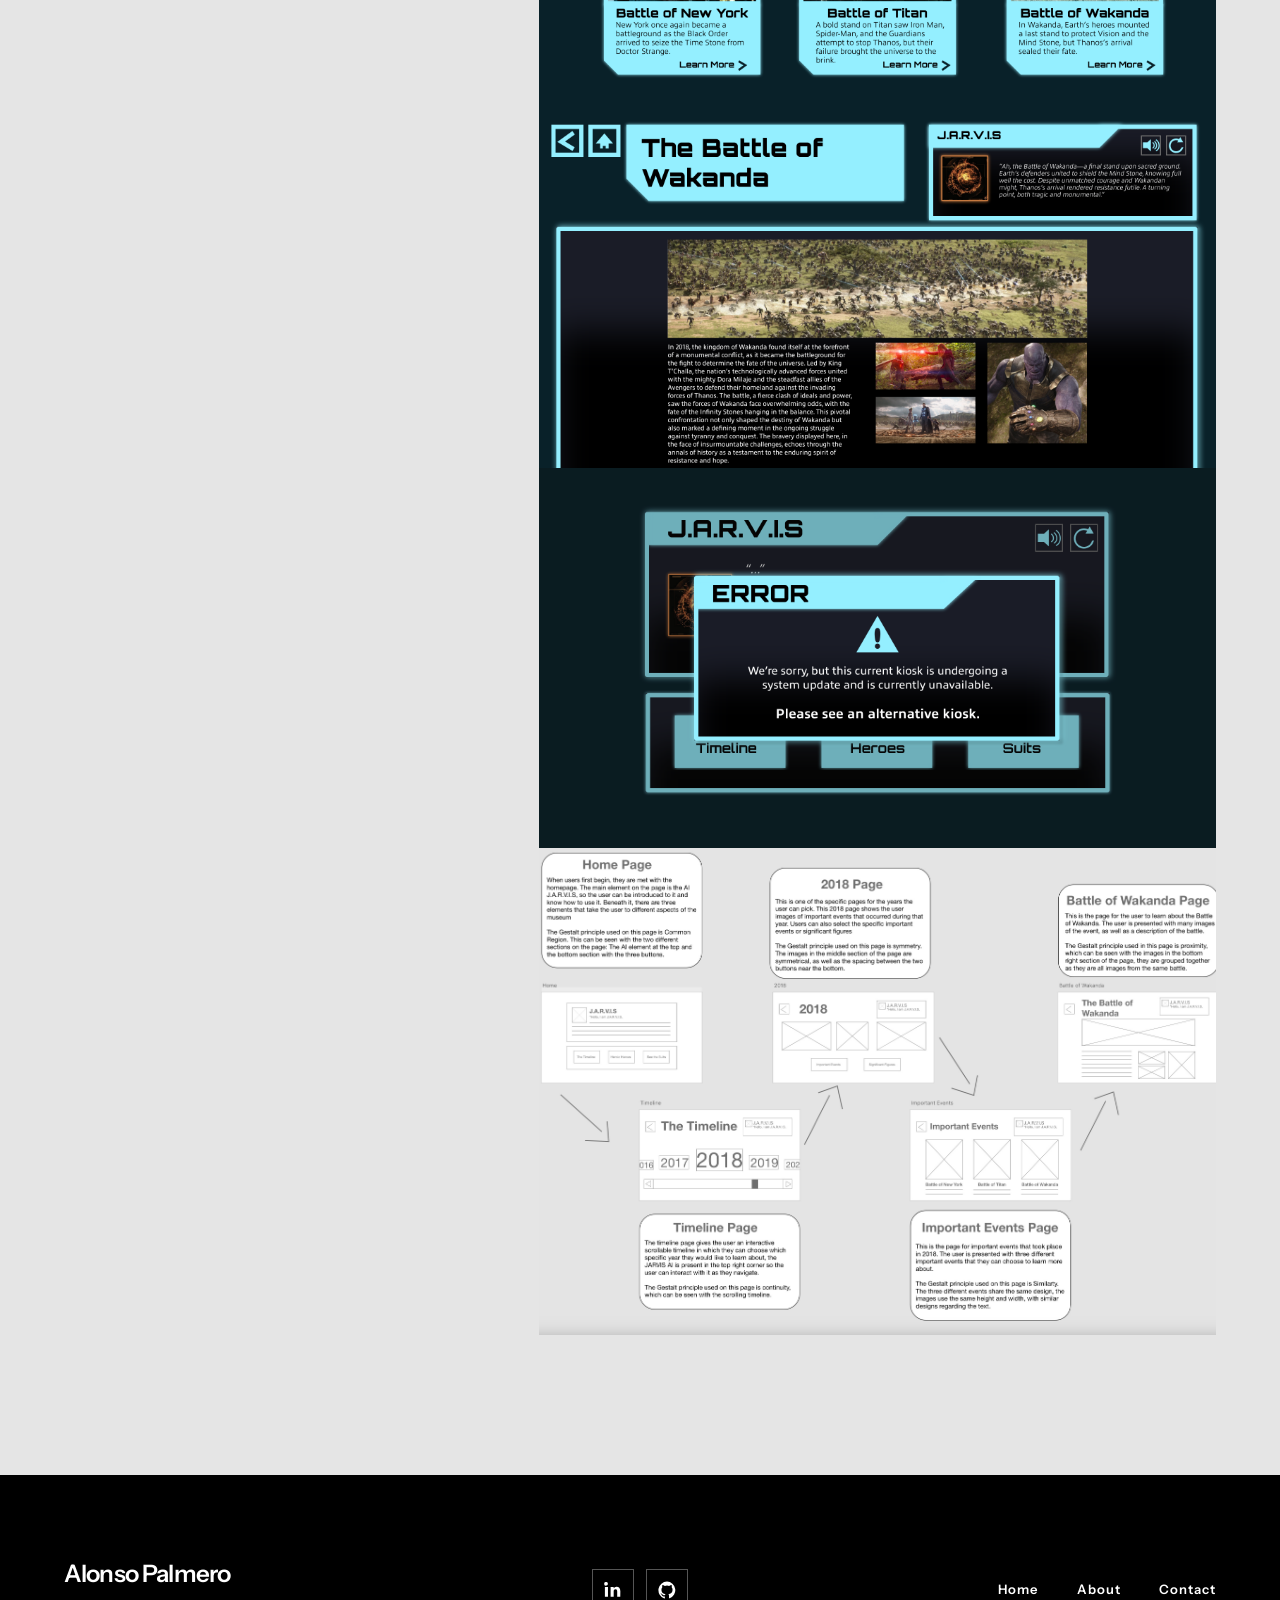
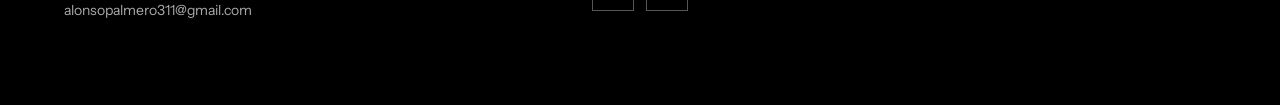
<file: project3.html>
<!doctype html>
<html lang="en">
  <head>
    <meta charset="UTF-8" />
    <meta name="viewport" content="width=device-width, initial-scale=1.0" />
    <meta
      name="description"
      content="Museum Exhibit UI Mockup by Alonso Palmero."
    />
    <title>Museum Exhibit UI Mockup — Alonso Palmero</title>
    <link rel="stylesheet" href="css/styles.css" />
  </head>
  <body>
    <header class="site-nav">
      <a class="site-logo" href="index.html">Alonso Palmero</a>
      <nav aria-label="Primary navigation">
        <a class="active" href="index.html">Home</a>
        <a href="about.html">About</a>
        <a href="about.html#contact">Contact</a>
      </nav>
    </header>

    <main class="simple-project">
      <header class="simple-project-header shell">
        <h1>Museum Exhibit UI Mockup</h1>
      </header>

      <div class="simple-project-grid-large shell">
        <img
          src="./images/museum/Home.png"
          alt="Patterned facade of a high-rise building"
        />
        <img
          src="./images/museum/Timeline.png"
          alt="Airplane crossing the sky above modern architecture"
        />
        <img
          src="./images/museum/2018-new.png"
          alt="Minimal gray concrete architecture against a blue sky"
        />
        <img
          src="./images/museum/Important Events-new.png"
          alt="Geometric detail of a modern building"
        />
        <img
          src="./images/museum/Battle of Wakanda.png"
          alt="Geometric detail of a modern building"
        />
        <img
          src="./images/museum/Error Page.png"
          alt="Geometric detail of a modern building"
        />
        <img
          src="./images/museum/wireframe.jpg"
          alt="Geometric detail of a modern building"
        />
      </div>

      <section
        class="simple-project-text shell"
        aria-labelledby="project-text-title"
      >
        <div class="project-text-header">
          <h2 id="project-text-title">Project Overview</h2>

          <p>
            This is a UI mockup for an interactive fictional museum exhibit
            surrounding the Marvel Cinematic Universe. I prototyped and designed
            the user interface, utilizing principles of UI/UX design. I also
            conducted usability testing for the UI prototype, and incorporated
            findings from the testing into the refined final design of the user
            interface.
          </p>
          <h3>Technology and Skills Used</h3>
          <p>UI/UX, Wireframe prototyping, usability testing, Adobe XD</p>
        </div>
      </section>
    </main>

    <footer class="site-footer">
      <div class="footer-main shell">
        <div>
          <p class="footer-name">Alonso Palmero</p>
          <a href="mailto:alonsopalmero311@gmail.com"
            >alonsopalmero311@gmail.com</a
          >
        </div>

        <div class="social-links" aria-label="Social links">
          <a
            aria-label="LinkedIn"
            target="_blank"
            href="https://www.linkedin.com/in/alonso-palmero/"
          >
            <svg viewBox="0 0 24 24" aria-hidden="true">
              <path
                d="M5.3 7.9H1.2V21h4.1V7.9ZM3.3 1.4A2.4 2.4 0 1 0 3.3 6a2.4 2.4 0 0 0 0-4.7ZM21.8 13.5c0-4-2.1-5.9-5-5.9a4.3 4.3 0 0 0-3.9 2.1V7.9H8.8V21h4.1v-6.5c0-1.7.3-3.4 2.5-3.4 2.2 0 2.2 2 2.2 3.5V21h4.1l.1-7.5Z"
              />
            </svg>
          </a>
          <a
            aria-label="GitHub"
            target="_blank"
            href="https://github.com/AP-1132"
          >
            <svg viewBox="0 0 24 24" aria-hidden="true">
              <path
                d="M12 .8a11.5 11.5 0 0 0-3.6 22.4c.6.1.8-.2.8-.5v-2.2c-3.3.7-4-1.4-4-1.4-.5-1.4-1.3-1.8-1.3-1.8-1.1-.7.1-.7.1-.7 1.2.1 1.8 1.2 1.8 1.2 1.1 1.8 2.8 1.3 3.5 1 .1-.8.4-1.3.8-1.6-2.7-.3-5.5-1.3-5.5-5.7 0-1.3.5-2.3 1.2-3.1-.1-.3-.5-1.5.1-3.1 0 0 1-.3 3.2 1.2a11 11 0 0 1 5.8 0c2.2-1.5 3.2-1.2 3.2-1.2.6 1.6.2 2.8.1 3.1.8.8 1.2 1.8 1.2 3.1 0 4.4-2.8 5.4-5.5 5.7.4.4.8 1.1.8 2.2v3.2c0 .3.2.6.8.5A11.5 11.5 0 0 0 12 .8Z"
              />
            </svg>
          </a>
        </div>
        <nav class="footer-nav" aria-label="Footer navigation">
          <a href="index.html">Home</a>
          <a href="about.html">About</a>
          <a href="about.html#contact">Contact</a>
        </nav>
      </div>
    </footer>
  </body>
</html>
</file>
<file: css/styles.css>
@import url("https://fonts.googleapis.com/css2?family=Instrument+Sans:wdth,wght@75..100,400..700&display=swap");

:root {
  --sky: #87ceeb;
  --skyTransparent: #9d9d9d43;
  --black: #000;
  --white: #fff;
  --muted: #51626a;
  --transparentBlack: #00000088;
  --boxShadow: 0 0 0 1px #00000022, 0 4px 8px #00000022;
  --shell: 1400px;
}

* {
  box-sizing: border-box;
  border-radius: 0;
}

html {
  scroll-behavior: smooth;
}

body {
  margin: 0;
  padding-top: 76px;
  color: var(--black);
  background-color: var(--skyTransparent);
  background-image: url("https://images.unsplash.com/photo-1592698117601-70c282996f9c?auto=format&fit=crop&w=2200&q=88");
  background-attachment: fixed;
  background-position: center top;
  background-size: cover;
  font-family: "Instrument Sans", "Helvetica Neue", Arial, sans-serif;
  font-size: 17px;
  line-height: 1.5;
}

.contact-page {
  min-height: 100svh;
  display: flex;
  flex-direction: column;
}

.contact-page main {
  display: flex;
  flex: 1;
}

.contact-page .contact-section {
  width: min(calc(100% - 128px), var(--shell));
  align-content: center;
  padding-block: 80px;
  gap: 9%;
}

.contact-page .contact-section h2 {
  margin: 0;
}

.contact-page .contact-list {
  display: flex;
  flex-direction: column;
}

.contact-page .contact-list a {
  padding-block: 16px;
}

body::before {
  position: fixed;
  inset: 0;
  z-index: -1;
  background: var(--skyTransparent);
  content: "";
  pointer-events: none;
}

img {
  display: block;
  width: 100%;
}

a {
  color: inherit;
  text-decoration: none;
}

p,
h1,
h2,
h3,
figure {
  margin: 0;
}

.shell {
  width: min(calc(100% - 128px), var(--shell));
  margin-inline: auto;
}

.site-nav {
  position: fixed;
  top: 0;
  right: 0;
  left: 0;
  z-index: 10;
  display: flex;
  min-height: 76px;
  align-items: center;
  justify-content: space-between;
  padding: 0 max(64px, calc((100vw - var(--shell)) / 2));
  color: var(--white);
  background: var(--transparentBlack);
}

.site-logo {
  font-size: 16px;
  font-weight: 650;
  letter-spacing: -0.02em;
}

.site-nav nav,
.footer-nav {
  display: flex;
  gap: 38px;
}

.site-nav nav a,
.footer-nav a {
  font-size: 13px;
  font-weight: 600;
  letter-spacing: 0.08em;
  /* text-transform: uppercase; */
}

.site-nav nav a {
  position: relative;
  padding-block: 27px;
  opacity: 0.68;
}

.site-nav nav a::after {
  position: absolute;
  right: 0;
  bottom: 21px;
  left: 0;
  height: 1px;
  background: var(--white);
  content: "";
  opacity: 0;
}

.site-nav nav a:hover,
.site-nav nav a:focus-visible,
.site-nav nav a.active {
  opacity: 1;
}

.site-nav nav a.active::after {
  opacity: 1;
}

.hero {
  display: grid;
  min-height: calc(100vh - 76px);
  justify-content: space-evenly;
  padding-block: 54px 44px;
}

.hero-layout {
  display: grid;
  align-items: center;
  gap: 8%;
  grid-template-columns: minmax(0, 0.9fr) minmax(420px, 1.1fr);
}

.hero-content {
  display: flex;
  min-height: 570px;
  align-items: flex-start;
  flex-direction: column;
  justify-content: space-between;
}

.hero-title-group {
  display: flex;
  align-items: flex-start;
  flex-direction: column;
}

.hero-title-links {
  display: flex;
  flex-wrap: wrap;
  width: min(452px, 100%);
  gap: 12px;
  margin-top: 28px;
}

.hero-title-links .down-link {
  flex: 1 1 220px;
  width: auto;
  min-width: 220px;
  justify-content: center;
}

.project-back-link {
  display: inline;
  width: auto;
  min-height: 0;
  padding: 0;
  border: 0;
  background: transparent;
  box-shadow: none;
  font-size: 14px;
  font-weight: 650;
  letter-spacing: 0.04em;
  text-decoration: none;
  transition: text-decoration 180ms ease;
}

.project-back-link:hover,
.project-back-link:focus-visible {
  color: inherit;
  background: transparent;
  transform: none;
  text-decoration: underline;
}

.project-back-link::before {
  content: "← ";
  text-decoration: none;
}

.project-text-header {
  display: flex;
  flex-direction: column;
  justify-content: space-evenly;
  gap: 20px;
}

.project-links {
  display: flex;
  flex-wrap: wrap;
  gap: 12px;
}

.project-text-header .section-index {
  min-height: 44px;
  align-items: center;
  display: inline-flex;
  padding: 10px 14px;
  /* border: 1px solid var(--black); */
  background: var(--white);
  font-size: 14px;
  font-weight: 700;
  letter-spacing: 0.06em;
  box-shadow: var(--boxShadow);
  transition:
    color 180ms ease,
    background 180ms ease,
    transform 180ms ease;
}

.project-text-header .section-index:hover,
.project-text-header .section-index:focus-visible {
  color: var(--white);
  background: var(--black);
  transform: translateY(-2px);
}

.hero-label,
.eyebrow,
.section-index,
.portrait figcaption {
  font-size: 12px;
  font-weight: 650;
  letter-spacing: 0.12em;
  text-transform: uppercase;
  background: var(--white);
  width: max-content;
  padding: 4px 8px;
  color: var(--black);
  /* border: 1px solid var(--black); */
}

.hero-copy {
  display: contents;
}

.hero h1 {
  font-size: clamp(72px, 10vw, 156px);
  font-stretch: condensed;
  font-weight: 500;
  letter-spacing: -0.075em;
  line-height: 0.77;
}

.hero-intro {
  max-width: 420px;
  padding-bottom: 4px;
}

.hero-projects {
  width: 100%;
}

.hero-project-card {
  display: block;
  color: var(--black);
}

.hero-project-card img {
  aspect-ratio: 4 / 3;
  object-fit: cover;
  background: var(--white);
  transition:
    opacity 180ms ease,
    transform 250ms ease;
  box-shadow: var(--boxShadow);
}

.hero-project-card span {
  display: block;
  padding-top: 8px;
  font-size: 13px;
  font-weight: 650;
}

.hero-project-card:hover img,
.hero-project-card:focus-visible img {
  opacity: 0.82;
  transform: scale(1.018);
}

.hero-projects .splide__track {
  padding-bottom: 20px;
  width: 100%;
}

.hero-projects .splide__pagination {
  bottom: -8px;
}

.hero-projects .splide__pagination__page {
  width: 50px;
  height: 18px;
  margin: 6px;
  border: 1px solid var(--white);
  border-radius: 0;
  background: var(--white);
  opacity: 0.55;
}

.hero-projects .splide__pagination__page.is-active {
  background: var(--white);
  opacity: 1;
  transform: none;
}

.hero-projects .splide__arrow {
  width: 44px;
  height: 44px;
  border-radius: 0;
  background: var(--white);
  border: 1px solid var(--black);
  opacity: 1;
}

.hero-projects .splide__arrow svg {
  width: 14px;
  height: 14px;
  fill: var(--black);
}

.hero-intro .eyebrow {
  padding-bottom: 18px;
  margin-bottom: 18px;
}

.hero-intro > p:last-child {
  font-size: 19px;
  line-height: 1.45;
}

.down-link {
  display: flex;
  width: min(220px, 100%);
  min-height: 44px;
  align-items: center;
  justify-content: space-between;
  font-size: 14px;
  font-weight: 700;
  letter-spacing: 0.04em;
  padding: 10px 14px;
  /* border: 1px solid var(--black); */
  background: var(--white);
  box-shadow: var(--boxShadow);
  transition:
    color 180ms ease,
    background 180ms ease,
    transform 180ms ease;
  /* text-transform: uppercase; */
}

.down-link:hover,
.down-link:focus-visible {
  color: var(--white);
  background: var(--black);
  transform: translateY(-2px);
}

.projects-section,
.skills-section {
  background: var(--transparentBlack);
}

.projects-section {
  padding-block: 110px 150px;
}

.section-heading {
  display: grid;
  align-items: start;
  padding-bottom: 52px;
  margin-bottom: 52px;
  gap: 30px;
  grid-template-columns: 70px 1fr minmax(250px, 0.5fr);
}

.section-heading h2 {
  font-size: clamp(42px, 5.2vw, 76px);
  font-weight: 560;
  letter-spacing: -0.055em;
  line-height: 0.95;
  /* text-transform: uppercase; */
  color: var(--white);
}

.section-heading > p:last-child {
  max-width: 390px;
}

.project-grid {
  display: grid;
  gap: 84px 32px;
  grid-template-columns: repeat(2, minmax(0, 1fr));
  color: var(--white);
}

.project-image {
  position: relative;
  overflow: hidden;
  aspect-ratio: 4 / 3;
  background: #71b6d5;
}

.project-image img {
  height: 100%;
  object-fit: cover;
  transition:
    opacity 180ms ease,
    transform 250ms ease;
}

.project-number {
  position: absolute;
  top: 0;
  right: 0;
  min-width: 54px;
  padding: 10px 12px;
  color: var(--white);
  background: var(--black);
  font-size: 12px;
  font-weight: 650;
  text-align: center;
}

.project-card:hover img {
  opacity: 0.88;
  transform: scale(1.012);
}

.project-caption {
  display: flex;
  align-items: baseline;
  justify-content: space-between;
  padding-top: 18px;
  margin-top: 16px;
  gap: 20px;
  color: var(--white);
}

.project-caption h3 {
  font-size: clamp(26px, 2.4vw, 36px);
  font-weight: 560;
  letter-spacing: -0.04em;
  /* text-transform: uppercase; */
  color: var(--white);
}

.project-caption p {
  color: var(--white);

  font-size: 13px;
  /* text-transform: uppercase; */
}

.page-intro {
  padding-block: 88px 112px;
}

.page-intro h1,
.project-header h1 {
  margin-top: 42px;
  font-size: clamp(72px, 10vw, 146px);
  font-weight: 300;
  letter-spacing: -0.075em;
  line-height: 0.78;
  /* text-transform: uppercase; */
}

.about-section {
  display: grid;
  align-items: start;
  padding-top: 88px;
  padding-bottom: 150px;
  gap: 8%;
  grid-template-columns: minmax(300px, 0.83fr) minmax(400px, 1.17fr);
}

.portrait {
  align-self: center;
}

.portrait img {
  height: min(450px, 108vw);
  object-fit: cover;
  object-position: center 28%;
  box-shadow: var(--boxShadow);
}

.portrait figcaption {
  padding-top: 12px;
}

.about-copy {
  padding-top: 4px;
}

.about-copy h2,
.contact-section h2 {
  margin: 54px 0 38px;
  font-size: clamp(46px, 6vw, 84px);
  font-weight: 560;
  letter-spacing: -0.06em;
  line-height: 0.93;
}

.about-copy .lead {
  max-width: none;
  padding-bottom: 0;
  font-size: clamp(18px, 1.45vw, 22px);
  line-height: 1.2;
}

.two-column-copy {
  display: grid;
  gap: 34px;
  grid-template-columns: repeat(2, minmax(0, 1fr));
}

.skills-section {
  padding-block: 110px 130px;
  box-shadow: var(--boxShadow);
}

.section-heading.compact {
  grid-template-columns: 70px 1fr;
}

.skills-list {
  display: grid;
  padding: 0;
  margin: 0;
  list-style: none;
  grid-template-columns: repeat(2, 1fr);
  color: var(--white);
}

.skills-list li {
  display: flex;
  padding: 24px 0;
  font-size: clamp(22px, 2.2vw, 32px);
  font-weight: 520;
  gap: 24px;
}

.skills-list li:nth-child(odd) {
  padding-right: 28px;
}

.skills-list li:nth-child(even) {
  padding-left: 28px;
}

.skills-list span {
  padding-top: 8px;
  font-size: 11px;
}

.contact-section {
  display: grid;
  padding-block: 130px 150px;
  gap: 9%;
  grid-template-columns: 0.85fr 1.15fr;
}

.contact-list a {
  display: grid;
  align-items: center;
  padding: 25px 0;
  gap: 24px;
  grid-template-columns: 100px 1fr auto;
}

.contact-list span {
  font-size: 11px;
  font-weight: 650;
  letter-spacing: 0.1em;
  background: var(--white);
  padding: 4px 8px;
  /* text-transform: uppercase; */
}

.contact-list strong {
  font-size: 19px;
  font-weight: 500;
  /* background: var(--white); */
}

.contact-list b {
  font-size: 24px;
  font-weight: 400;
  transition: transform 160ms ease;
}

.contact-list a:hover b {
  transform: translate(3px, -3px);
}

.site-footer {
  color: var(--white);
  background: var(--black);
}

.footer-main {
  display: grid;
  align-items: center;
  min-height: 230px;
  gap: 32px;
  grid-template-columns: 1fr auto 1fr;
}

.footer-name {
  margin-bottom: 5px;
  font-size: 24px;
  font-weight: 600;
  letter-spacing: -0.035em;
}

.footer-main > div:first-child a {
  color: #aaa;
  font-size: 14px;
}

.social-links {
  display: flex;
  gap: 12px;
}

.social-links a {
  display: grid;
  width: 42px;
  height: 42px;
  border: 1px solid #555;
  place-items: center;
}

.social-links a:hover {
  color: var(--black);
  background: var(--white);
}

.social-links svg {
  width: 18px;
  fill: currentColor;
}

.footer-nav {
  justify-content: flex-end;
}

.footer-base {
  display: flex;
  justify-content: space-between;
  padding-block: 18px 24px;
  color: #888;
  font-size: 11px;
  letter-spacing: 0.06em;
  text-transform: uppercase;
}

/* Simplified project detail */
.simple-project {
  display: grid;
  width: min(calc(100% - 128px), var(--shell));
  margin-inline: auto;
  padding-bottom: 140px;
  column-gap: 6%;
  grid-template-columns: minmax(300px, 0.75fr) minmax(0, 1.25fr);
  grid-template-rows: auto 1fr;
}

.simple-project-header {
  width: auto;
  margin: 0;
  padding-block: 88px 72px;
  grid-column: 1;
  grid-row: 1;
}

.simple-project-header h1 {
  margin-top: 28px;
  max-width: 100%;
  font-size: clamp(52px, 6vw, 96px);
  font-weight: 300;
  letter-spacing: -0.075em;
  line-height: 0.82;
  overflow-wrap: break-word;
  /* text-transform: uppercase; */
}

.project-skills {
  margin-top: 32px;
}

.project-skills h3 {
  margin-bottom: 8px;
  font-size: 16px;
  font-weight: 700;
  letter-spacing: 0.04em;
}

.project-skills p {
  max-width: 520px;
  line-height: 1.45;
}

.simple-project-grid {
  display: grid;
  gap: 28px;
  grid-template-columns: repeat(2, minmax(0, 1fr));
}

.simple-project-grid-large {
  width: auto;
  margin: 88px 0 0;
  grid-column: 2;
  grid-row: 1 / span 2;
}

.simple-project-grid-large img {
  width: 100%;
  height: auto;
  object-fit: contain;
}

.simple-project-grid-large a {
  display: block;
  width: 100%;
  cursor: zoom-in;
  overflow: hidden;
}

.simple-project-grid-large a img {
  transition:
    transform 300ms ease,
    filter 300ms ease;
}

.simple-project-grid-large a:hover img,
.simple-project-grid-large a:focus-visible img {
  filter: brightness(0.92);
  transform: scale(1.025);
}

.simple-project-grid-large.askme-gallery {
  display: flex;
  align-items: center;
  flex-direction: column;
  gap: 28px;
}

.simple-project-grid-large.askme-gallery a {
  width: 100%;
}

.simple-project-grid-large.askme-gallery img {
  width: 100%;
  height: auto;
  object-fit: contain;
}

.simple-project-text {
  display: block;
  width: auto;
  margin: 0;
  grid-column: 1;
  grid-row: 2;
}

.simple-project-text h2 {
  max-width: 780px;
  margin-bottom: 32px;
  font-size: clamp(34px, 4vw, 58px);
  font-weight: 560;
  letter-spacing: -0.05em;
  line-height: 1;
}

.simple-project-text div p {
  max-width: 700px;
}

.simple-project-text div p + p {
  margin-top: 18px;
}

@media (max-width: 820px) {
  body {
    padding-top: 68px;
    background-attachment: scroll;
  }

  .shell {
    width: calc(100% - 44px);
  }

  .site-nav {
    min-height: 68px;
    padding: 0 22px;
  }

  .site-logo {
    max-width: 112px;
    font-size: 14px;
    line-height: 1.1;
  }

  .site-nav nav,
  .footer-nav {
    gap: 17px;
  }

  .site-nav nav a {
    padding-block: 24px;
    font-size: 10px;
  }

  .site-nav nav a::after {
    bottom: 18px;
  }

  .hero {
    min-height: calc(100svh - 68px);
    padding-block: 28px;
  }

  .hero-layout {
    display: block;
  }

  .hero-content {
    min-height: 0;
  }

  .hero h1 {
    font-size: clamp(62px, 22vw, 96px);
    line-height: 0.83;
  }

  .hero-intro {
    max-width: none;
    margin-top: 44px;
  }

  .hero-projects {
    margin-top: 58px;
    gap: 16px;
  }

  .hero-intro > p:last-child {
    font-size: 16px;
  }

  .projects-section,
  .skills-section {
    padding-block: 76px 88px;
  }

  .section-heading,
  .section-heading.compact {
    display: block;
    padding-bottom: 30px;
    margin-bottom: 36px;
  }

  .section-heading h2 {
    margin: 16px 0 22px;
    font-size: 42px;
  }

  .project-grid {
    gap: 58px;
    grid-template-columns: 1fr;
  }

  .project-caption {
    display: block;
  }

  .project-caption p {
    margin-top: 4px;
  }

  .page-intro {
    padding-block: 54px 76px;
  }

  .page-intro h1 {
    margin-top: 28px;
    font-size: clamp(58px, 20vw, 88px);
    line-height: 0.84;
  }

  .about-section,
  .contact-section {
    display: block;
  }

  .about-section {
    padding-top: 54px;
    padding-bottom: 80px;
  }

  .portrait img {
    height: 95vw;
    max-height: 520px;
  }

  .about-copy {
    padding-top: 64px;
  }

  .about-copy h2,
  .contact-section h2 {
    margin: 32px 0 28px;
    font-size: 46px;
  }

  .two-column-copy,
  .skills-list {
    grid-template-columns: 1fr;
  }

  .two-column-copy {
    gap: 20px;
  }

  .skills-list li:nth-child(odd) {
    padding-right: 0;
    border-right: 0;
  }

  .skills-list li:nth-child(even) {
    padding-left: 0;
  }

  .contact-section {
    padding-block: 82px 92px;
  }

  .contact-page .contact-section {
    align-content: start;
    padding-block: 54px 64px;
    gap: 24px;
  }

  .contact-page .contact-list {
    margin-top: 0;
  }

  .contact-page .contact-list a {
    padding-block: 14px;
  }

  .contact-list {
    margin-top: 44px;
  }

  .contact-list a {
    gap: 5px 12px;
    grid-template-columns: 1fr auto;
  }

  .contact-list strong {
    overflow-wrap: anywhere;
    font-size: 15px;
    grid-column: 1;
  }

  .contact-list b {
    grid-area: 1 / 2 / 3 / 3;
  }

  .footer-main {
    display: flex;
    min-height: 0;
    align-items: flex-start;
    flex-direction: column;
    padding-block: 54px;
  }

  .footer-nav {
    flex-direction: column;
  }

  .footer-base {
    display: block;
  }

  .footer-base p + p {
    margin-top: 5px;
  }

  .simple-project {
    display: block;
    width: calc(100% - 44px);
    padding-bottom: 82px;
  }

  .simple-project-header {
    width: auto;
    padding-block: 54px 44px;
  }

  .simple-project-header h1 {
    margin-top: 28px;
    font-size: clamp(58px, 20vw, 88px);
    line-height: 0.84;
  }

  .simple-project-grid {
    gap: 22px;
    grid-template-columns: 1fr;
  }

  .simple-project-grid-large {
    width: auto;
    margin-top: 58px;
  }

  .simple-project-grid-large img {
    width: 100%;
  }

  .simple-project-text {
    display: block;
    width: auto;
    padding-top: 0;
    margin-top: 0;
  }

  .simple-project-text > p {
    margin-bottom: 34px;
  }

  .simple-project-text h2 {
    margin-bottom: 24px;
    font-size: 38px;
  }
}

@media (prefers-reduced-motion: reduce) {
  html {
    scroll-behavior: auto;
  }

  * {
    transition: none !important;
  }
}
</file>
